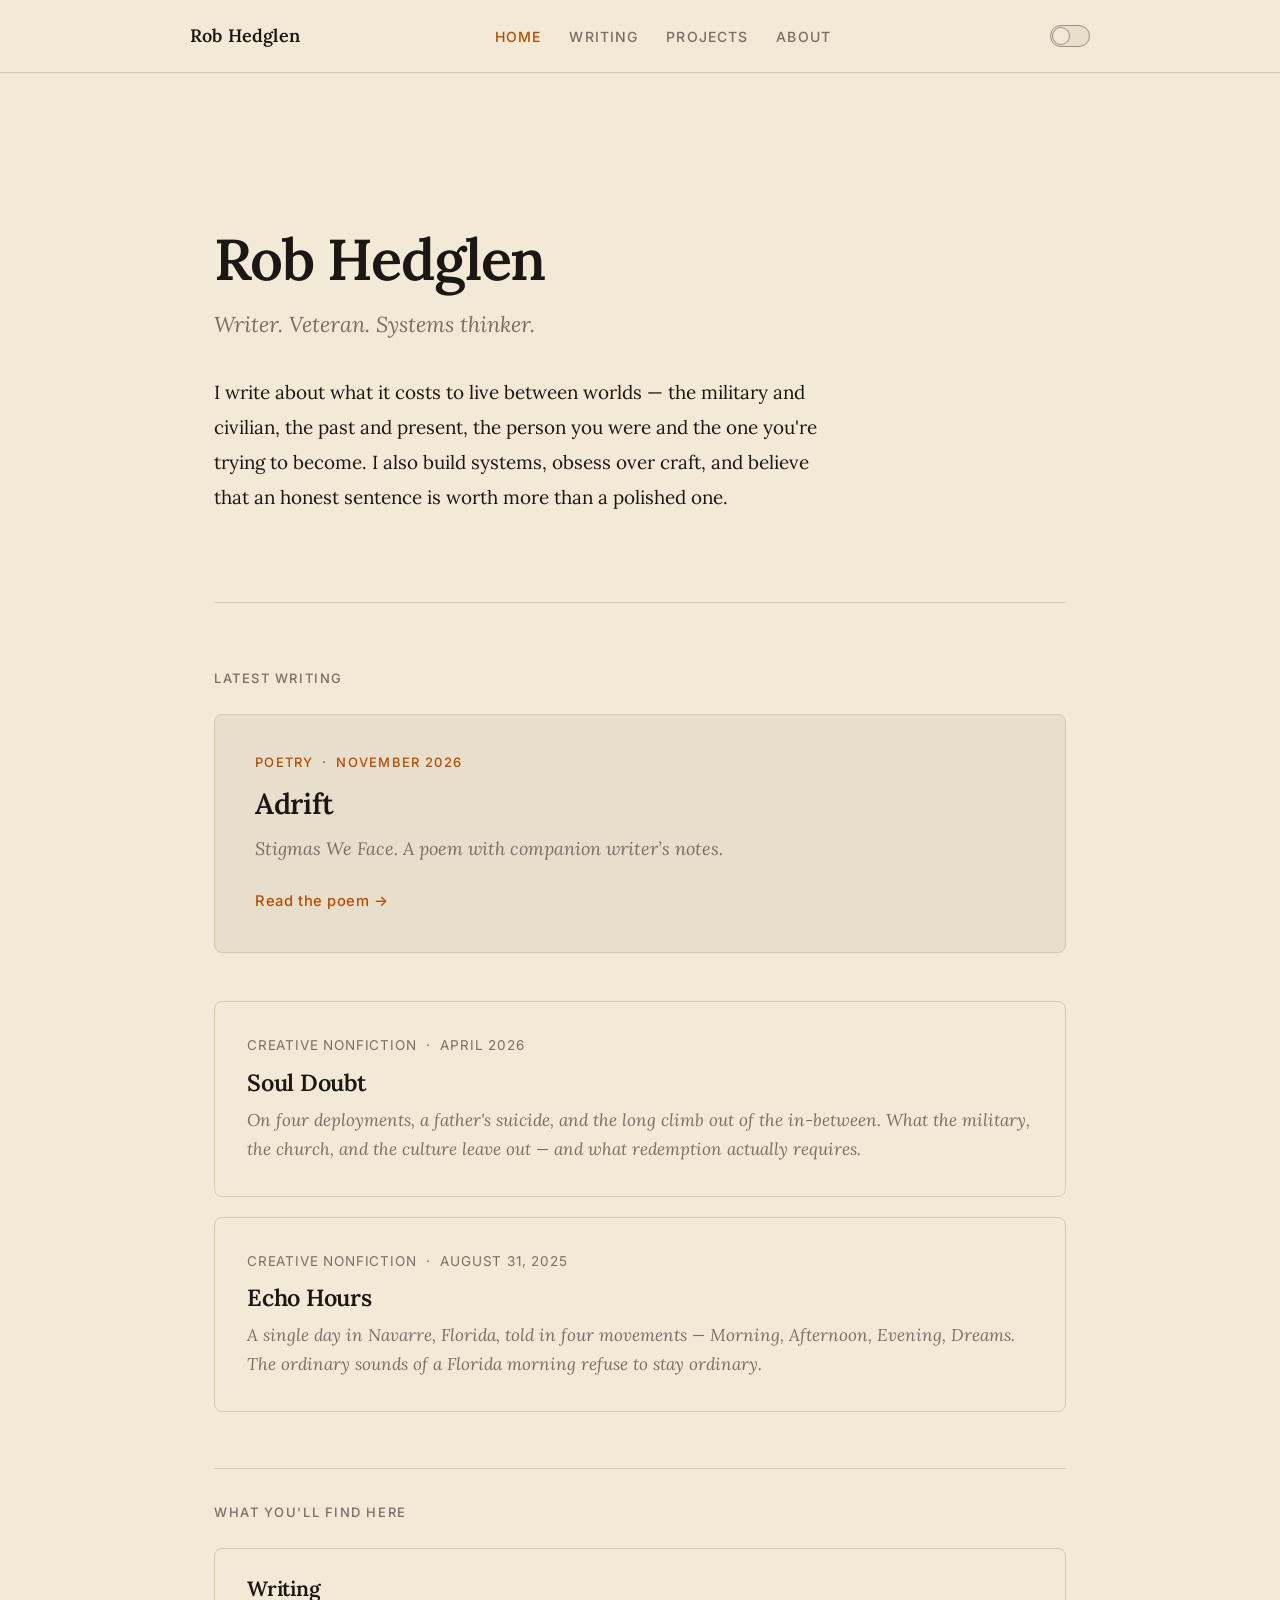
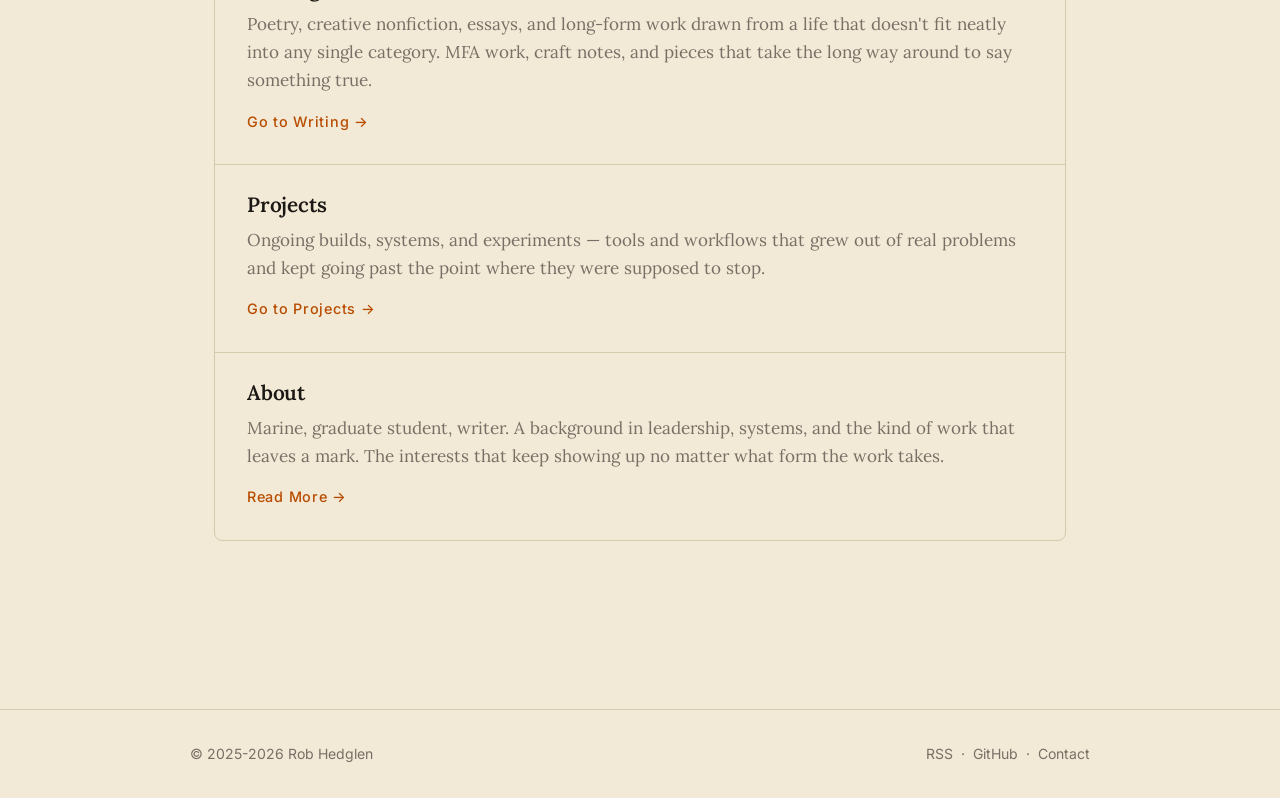
<file: index.html>
<!DOCTYPE html>
<html lang="en">
<head>
  <meta charset="UTF-8">
  <meta name="viewport" content="width=device-width, initial-scale=1.0">
  <meta name="description" content="Rob Hedglen — writer, veteran, systems thinker. Essays, projects, and ideas worth building in public.">
  <title>Rob Hedglen — Writer, Veteran, Systems Thinker</title>
  <link rel="canonical" href="https://hedglen.org/">
  <meta name="theme-color" content="#b84c00">
  <meta name="color-scheme" content="light dark">
  <meta property="og:site_name" content="hedglen.org">
  <meta property="og:type" content="website">
  <meta property="og:title" content="Rob Hedglen — Writer, Veteran, Systems Thinker">
  <meta property="og:description" content="Writer, veteran, systems thinker. Essays, projects, and ideas worth building in public.">
  <meta property="og:url" content="https://hedglen.org/">
  <meta property="og:image" content="https://hedglen.org/images/social-card.png">
  <meta property="og:image:width" content="1200">
  <meta property="og:image:height" content="630">
  <meta name="twitter:card" content="summary_large_image">
  <meta name="twitter:title" content="Rob Hedglen — Writer, Veteran, Systems Thinker">
  <meta name="twitter:description" content="Writer, veteran, systems thinker. Essays, projects, and ideas worth building in public.">
  <meta name="twitter:image" content="https://hedglen.org/images/social-card.png">
  <script type="application/ld+json">
  {
    "@context": "https://schema.org",
    "@graph": [
      {
        "@type": "WebSite",
        "@id": "https://hedglen.org/#website",
        "name": "hedglen.org",
        "url": "https://hedglen.org/",
        "inLanguage": "en",
        "publisher": {
          "@id": "https://hedglen.org/#rob-hedglen"
        }
      },
      {
        "@type": "Person",
        "@id": "https://hedglen.org/#rob-hedglen",
        "name": "Rob Hedglen",
        "alternateName": "Robert Hedglen",
        "url": "https://hedglen.org/",
        "image": {
          "@type": "ImageObject",
          "url": "https://hedglen.org/images/rob-hedglen.jpg",
          "contentUrl": "https://hedglen.org/images/rob-hedglen.jpg",
          "dateCreated": "2026-03",
          "caption": "Rob Hedglen, March 2026"
        },
        "sameAs": [
          "https://github.com/hedglen",
          "https://www.linkedin.com/in/robhedglen/",
          "https://x.com/RobHedglen",
          "https://www.facebook.com/rob.hedglen.777",
          "https://www.reddit.com/user/Trimmer777/"
        ],
        "description": "Writer, veteran, and systems thinker."
      },
      {
        "@type": "ProfilePage",
        "@id": "https://hedglen.org/#profile",
        "name": "Rob Hedglen",
        "url": "https://hedglen.org/",
        "inLanguage": "en",
        "isPartOf": {
          "@id": "https://hedglen.org/#website"
        },
        "mainEntity": {
          "@id": "https://hedglen.org/#rob-hedglen"
        }
      }
    ]
  }
  </script>
  <link rel="preconnect" href="https://fonts.googleapis.com">
  <link rel="preconnect" href="https://fonts.gstatic.com" crossorigin>
  <link href="https://fonts.googleapis.com/css2?family=Lora:ital,wght@0,400;0,500;0,600;1,400;1,500&family=Inter:wght@400;500&display=swap" rel="stylesheet">
  <link rel="alternate" type="application/rss+xml" title="Rob Hedglen — Writing" href="https://hedglen.org/feed.xml">
  <link rel="stylesheet" href="css/style.css">
  <link rel="icon" type="image/png" sizes="96x96" href="/favicon-96x96.png">
  <link rel="icon" href="/favicon.ico" sizes="any">
  <link rel="shortcut icon" href="/favicon.ico">
  <link rel="icon" type="image/svg+xml" href="/favicon.svg">
  <link rel="icon" type="image/png" sizes="48x48" href="/favicon-48x48.png">
  <link rel="icon" type="image/png" sizes="32x32" href="/favicon-32x32.png">
  <link rel="icon" type="image/png" sizes="16x16" href="/favicon-16x16.png">
  <link rel="apple-touch-icon" sizes="180x180" href="/apple-touch-icon.png">
  <link rel="manifest" href="/site.webmanifest">
</head>
<body>

  <header class="site-header">
    <div class="site-header-inner">
      <a href="index.html" class="wordmark">Rob Hedglen</a>
      <nav>
        <ul class="site-nav">
          <li><a href="index.html" class="active" aria-current="page">Home</a></li>
          <li><a href="writing.html">Writing</a></li>
          <li><a href="projects.html">Projects</a></li>
          <li><a href="about.html">About</a></li>
        </ul>
      </nav>
      <button class="theme-toggle" id="theme-toggle" type="button" aria-label="Switch to dark mode" aria-pressed="false">
        <span class="toggle-track" aria-hidden="true">
          <span class="toggle-thumb"></span>
        </span>
      </button>
    </div>
  </header>

  <main class="page">

    <div class="hero">
      <h1>Rob Hedglen</h1>
      <div class="hero-sub">Writer. Veteran. Systems thinker.</div>
      <p>
        I write about what it costs to live between worlds — the military and civilian, the past and present,
        the person you were and the one you're trying to become. I also build systems, obsess over craft,
        and believe that an honest sentence is worth more than a polished one.
      </p>
    </div>

    <span class="section-label first-section">Latest Writing</span>

    <div class="featured">
      <span class="featured-label">Poetry &nbsp;·&nbsp; November 2026</span>
      <h2><a href="adrift.html">Adrift</a></h2>
      <p>Stigmas We Face. A poem with companion writer&rsquo;s notes.</p>
      <a class="read-link" href="adrift.html">Read the poem &rarr;</a>
    </div>

    <div class="writing-card">
      <span class="meta">Creative Nonfiction &nbsp;·&nbsp; April 2026</span>
      <h2><a href="soul-doubt.html">Soul Doubt</a></h2>
      <p>
        On four deployments, a father's suicide, and the long climb out of the in-between.
        What the military, the church, and the culture leave out — and what redemption
        actually requires.
      </p>
    </div>

    <div class="writing-card">
      <span class="meta">Creative Nonfiction &nbsp;·&nbsp; August 31, 2025</span>
      <h2><a href="echo-hours.html">Echo Hours</a></h2>
      <p>
        A single day in Navarre, Florida, told in four movements — Morning, Afternoon, Evening, Dreams.
        The ordinary sounds of a Florida morning refuse to stay ordinary.
      </p>
    </div>

    <span class="section-label">What You'll Find Here</span>

    <div class="card-grid">
      <div class="card">
        <h2>Writing</h2>
        <p>
          Poetry, creative nonfiction, essays, and long-form work drawn from a life that doesn't fit neatly
          into any single category. MFA work, craft notes, and pieces that take the long way around
          to say something true.
        </p>
        <a class="card-link" href="writing.html">Go to Writing &rarr;</a>
      </div>
      <div class="card">
        <h2>Projects</h2>
        <p>
          Ongoing builds, systems, and experiments — tools and workflows that grew out of real problems
          and kept going past the point where they were supposed to stop.
        </p>
        <a class="card-link" href="projects.html">Go to Projects &rarr;</a>
      </div>
      <div class="card">
        <h2>About</h2>
        <p>
          Marine, graduate student, writer. A background in leadership, systems, and the kind of
          work that leaves a mark. The interests that keep showing up no matter what form the work takes.
        </p>
        <a class="card-link" href="about.html">Read More &rarr;</a>
      </div>
    </div>

  </main>

  <footer class="site-footer">
    <div class="site-footer-inner">
      <p>&copy; 2025-2026 Rob Hedglen</p>
      <p><a href="/feed.xml" type="application/rss+xml">RSS</a> &nbsp;&middot;&nbsp; <a href="https://github.com/hedglen" target="_blank" rel="noopener">GitHub</a> &nbsp;&middot;&nbsp; <a href="about.html#contact">Contact</a></p>
    </div>
  </footer>

  <script src="js/theme-toggle.js"></script>
</body>
</html>
</file>
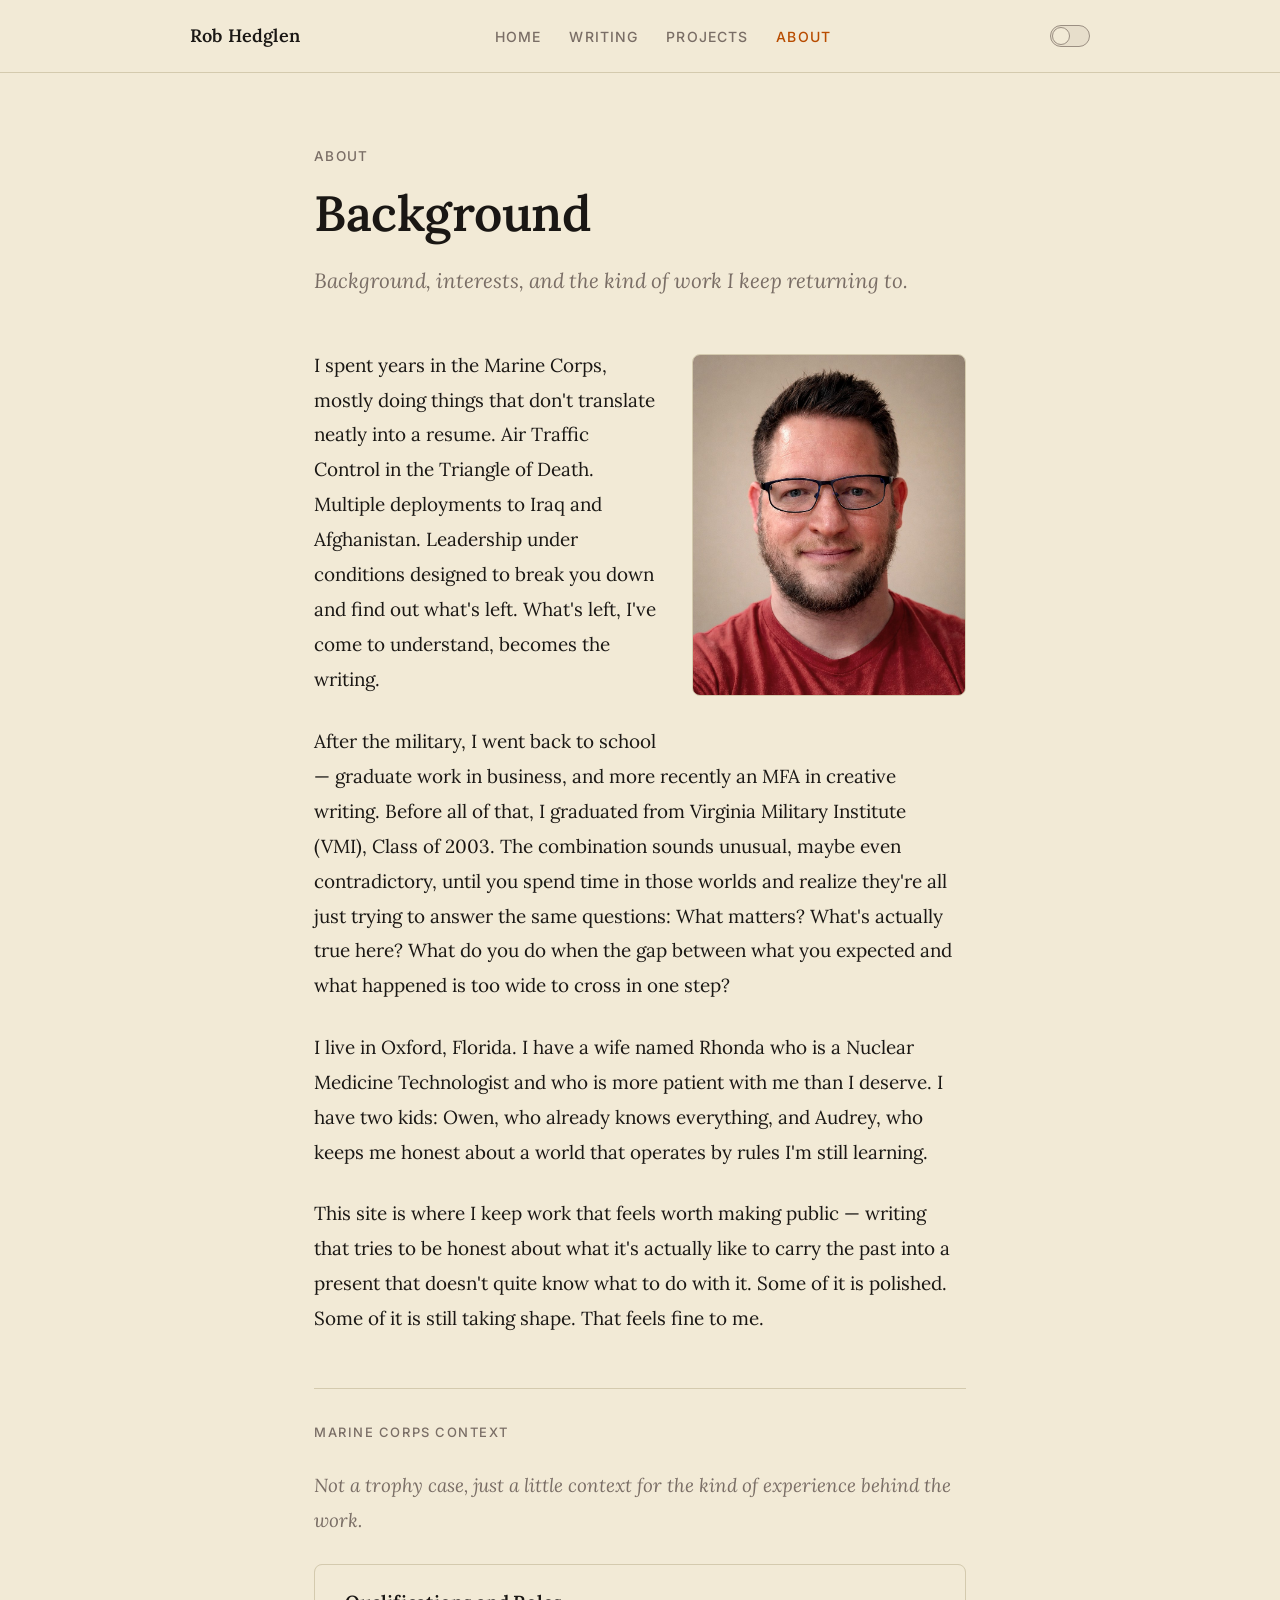
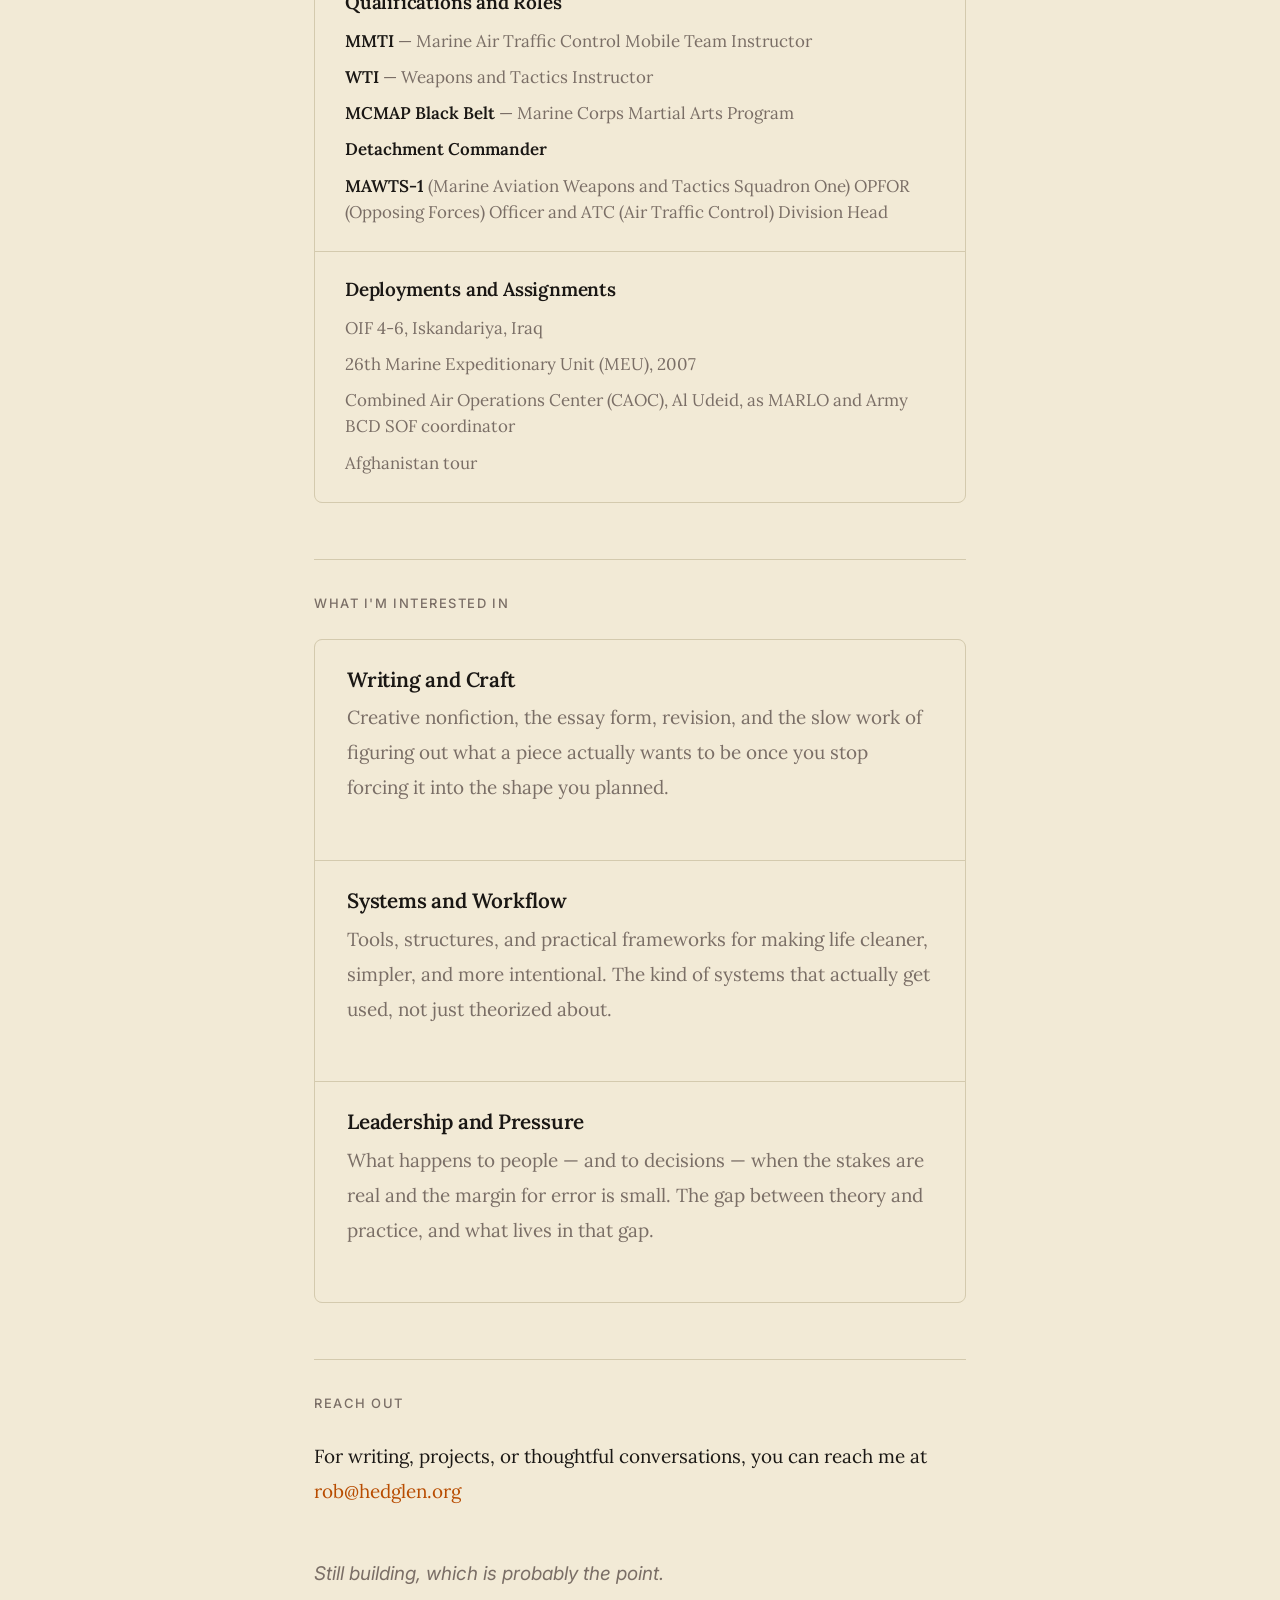
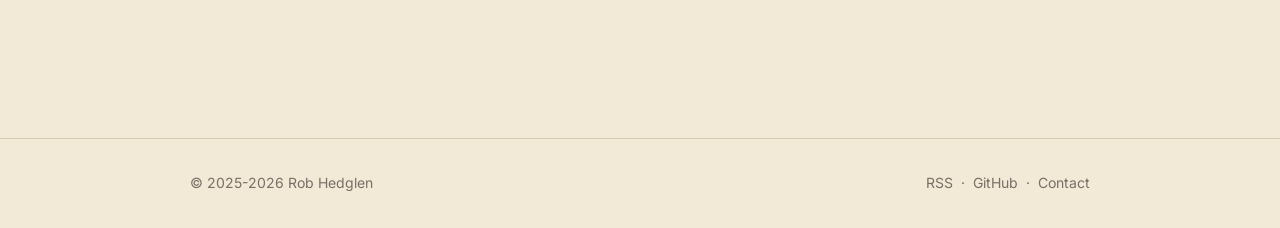
<file: about.html>
<!DOCTYPE html>
<html lang="en">
<head>
  <meta charset="UTF-8">
  <meta name="viewport" content="width=device-width, initial-scale=1.0">
  <meta name="description" content="About Rob Hedglen — Marine veteran, MFA student, systems thinker, writer.">
  <title>About — Rob Hedglen</title>
  <link rel="canonical" href="https://hedglen.org/about.html">
  <meta name="theme-color" content="#b84c00">
  <meta name="color-scheme" content="light dark">
  <meta property="og:site_name" content="hedglen.org">
  <meta property="og:type" content="profile">
  <meta property="og:title" content="About — Rob Hedglen">
  <meta property="og:description" content="Marine veteran, MFA student, systems thinker, and writer.">
  <meta property="og:url" content="https://hedglen.org/about.html">
  <meta property="og:image" content="https://hedglen.org/images/social-card.png">
  <meta property="og:image:width" content="1200">
  <meta property="og:image:height" content="630">
  <meta name="twitter:card" content="summary_large_image">
  <meta name="twitter:title" content="About — Rob Hedglen">
  <meta name="twitter:description" content="Marine veteran, MFA student, systems thinker, and writer.">
  <meta name="twitter:image" content="https://hedglen.org/images/social-card.png">
  <script type="application/ld+json">
  {
    "@context": "https://schema.org",
    "@type": "AboutPage",
    "@id": "https://hedglen.org/about.html#about",
    "name": "About — Rob Hedglen",
    "description": "About Rob Hedglen — Marine veteran, MFA student, systems thinker, writer.",
    "url": "https://hedglen.org/about.html",
    "inLanguage": "en",
    "isPartOf": {
      "@id": "https://hedglen.org/#website"
    },
    "mainEntity": {
      "@type": "Person",
      "@id": "https://hedglen.org/#rob-hedglen",
      "name": "Rob Hedglen",
      "alternateName": "Robert Hedglen",
      "url": "https://hedglen.org/",
      "image": {
        "@type": "ImageObject",
        "url": "https://hedglen.org/images/rob-hedglen.jpg",
        "contentUrl": "https://hedglen.org/images/rob-hedglen.jpg",
        "dateCreated": "2026-03",
        "caption": "Rob Hedglen, March 2026"
      },
      "sameAs": [
        "https://github.com/hedglen",
        "https://www.linkedin.com/in/robhedglen/",
        "https://x.com/RobHedglen",
        "https://www.facebook.com/rob.hedglen.777",
        "https://www.reddit.com/user/Trimmer777/"
      ],
      "description": "Writer, veteran, and systems thinker."
    }
  }
  </script>
  <link rel="preconnect" href="https://fonts.googleapis.com">
  <link rel="preconnect" href="https://fonts.gstatic.com" crossorigin>
  <link href="https://fonts.googleapis.com/css2?family=Lora:ital,wght@0,400;0,500;0,600;1,400;1,500&family=Inter:wght@400;500&display=swap" rel="stylesheet">
  <link rel="alternate" type="application/rss+xml" title="Rob Hedglen — Writing" href="https://hedglen.org/feed.xml">
  <link rel="stylesheet" href="css/style.css">
  <link rel="icon" type="image/png" sizes="96x96" href="/favicon-96x96.png">
  <link rel="icon" href="/favicon.ico" sizes="any">
  <link rel="shortcut icon" href="/favicon.ico">
  <link rel="icon" type="image/svg+xml" href="/favicon.svg">
  <link rel="icon" type="image/png" sizes="48x48" href="/favicon-48x48.png">
  <link rel="icon" type="image/png" sizes="32x32" href="/favicon-32x32.png">
  <link rel="icon" type="image/png" sizes="16x16" href="/favicon-16x16.png">
  <link rel="apple-touch-icon" sizes="180x180" href="/apple-touch-icon.png">
  <link rel="manifest" href="/site.webmanifest">
</head>
<body>

  <header class="site-header">
    <div class="site-header-inner">
      <a href="index.html" class="wordmark">Rob Hedglen</a>
      <nav>
        <ul class="site-nav">
          <li><a href="index.html">Home</a></li>
          <li><a href="writing.html">Writing</a></li>
          <li><a href="projects.html">Projects</a></li>
          <li><a href="about.html" class="active" aria-current="page">About</a></li>
        </ul>
      </nav>
      <button class="theme-toggle" id="theme-toggle" type="button" aria-label="Switch to dark mode" aria-pressed="false">
        <span class="toggle-track" aria-hidden="true">
          <span class="toggle-thumb"></span>
        </span>
      </button>
    </div>
  </header>

  <main class="page-narrow">

    <span class="page-kicker">About</span>
    <h1>Background</h1>
    <span class="page-tagline">Background, interests, and the kind of work I keep returning to.</span>

    <div class="about-body">
      <figure class="about-portrait">
        <img src="images/rob-hedglen-about.jpg" alt="Portrait of Rob Hedglen" width="900" height="1125">
      </figure>

      <p>
        I spent years in the Marine Corps, mostly doing things that don't translate neatly into
        a resume. Air Traffic Control in the Triangle of Death. Multiple deployments to Iraq and
        Afghanistan. Leadership under conditions designed to break you down and find out what's
        left. What's left, I've come to understand, becomes the writing.
      </p>

      <p>
        After the military, I went back to school — graduate work in business, and more recently
        an MFA in creative writing. Before all of that, I graduated from Virginia Military
        Institute (VMI), Class of 2003. The combination sounds unusual, maybe even contradictory,
        until you spend time in those worlds and realize they're all just trying to answer the
        same questions: What matters? What's actually true here? What do you do when the gap between
        what you expected and what happened is too wide to cross in one step?
      </p>

      <p>
        I live in Oxford, Florida. I have a wife named Rhonda who is a
        Nuclear Medicine Technologist and who is more patient with me than I deserve. I have two
        kids: Owen, who already knows everything, and Audrey, who keeps me honest about a world
        that operates by rules I'm still learning.
      </p>

      <p>
        This site is where I keep work that feels worth making public — writing that tries to be
        honest about what it's actually like to carry the past into a present that doesn't quite
        know what to do with it. Some of it is polished. Some of it is still taking shape.
        That feels fine to me.
      </p>

      <section class="military-credentials" aria-labelledby="marine-corps-context-title">
        <span class="section-label" id="marine-corps-context-title">Marine Corps Context</span>
        <p class="credentials-intro">
          Not a trophy case, just a little context for the kind of experience behind the work.
        </p>

        <div class="credential-grid">
          <div class="credential-card">
            <h2>Qualifications and Roles</h2>
            <ul>
              <li><strong>MMTI</strong> — Marine Air Traffic Control Mobile Team Instructor</li>
              <li><strong>WTI</strong> — Weapons and Tactics Instructor</li>
              <li><strong>MCMAP Black Belt</strong> — Marine Corps Martial Arts Program</li>
              <li><strong>Detachment Commander</strong></li>
              <li><strong>MAWTS-1</strong> (Marine Aviation Weapons and Tactics Squadron One) OPFOR (Opposing Forces) Officer and ATC (Air Traffic Control) Division Head</li>
            </ul>
          </div>

          <div class="credential-card">
            <h2>Deployments and Assignments</h2>
            <ul>
              <li>OIF 4-6, Iskandariya, Iraq</li>
              <li>26th Marine Expeditionary Unit (MEU), 2007</li>
              <li>Combined Air Operations Center (CAOC), Al Udeid, as MARLO and Army BCD SOF coordinator</li>
              <li>Afghanistan tour</li>
            </ul>
          </div>
        </div>
      </section>

      <span class="section-label">What I'm Interested In</span>

      <div class="card-grid">
        <div class="card">
          <h2>Writing and Craft</h2>
          <p>
            Creative nonfiction, the essay form, revision, and the slow work of figuring out what a piece
            actually wants to be once you stop forcing it into the shape you planned.
          </p>
        </div>
        <div class="card">
          <h2>Systems and Workflow</h2>
          <p>
            Tools, structures, and practical frameworks for making life cleaner, simpler, and more
            intentional. The kind of systems that actually get used, not just theorized about.
          </p>
        </div>
        <div class="card">
          <h2>Leadership and Pressure</h2>
          <p>
            What happens to people — and to decisions — when the stakes are real and the margin for error
            is small. The gap between theory and practice, and what lives in that gap.
          </p>
        </div>
      </div>

      <section class="contact-section" id="contact" aria-labelledby="contact-title">
        <span class="section-label" id="contact-title">Reach Out</span>
        <p>
          For writing, projects, or thoughtful conversations, you can reach me at
          <a href="mailto:rob@hedglen.org">rob@hedglen.org</a>
        </p>
      </section>

      <p class="note">Still building, which is probably the point.</p>

    </div>

  </main>

  <footer class="site-footer">
    <div class="site-footer-inner">
      <p>&copy; 2025-2026 Rob Hedglen</p>
      <p><a href="/feed.xml" type="application/rss+xml">RSS</a> &nbsp;&middot;&nbsp; <a href="https://github.com/hedglen" target="_blank" rel="noopener">GitHub</a> &nbsp;&middot;&nbsp; <a href="about.html#contact">Contact</a></p>
    </div>
  </footer>

  <script src="js/theme-toggle.js"></script>
</body>
</html>
</file>
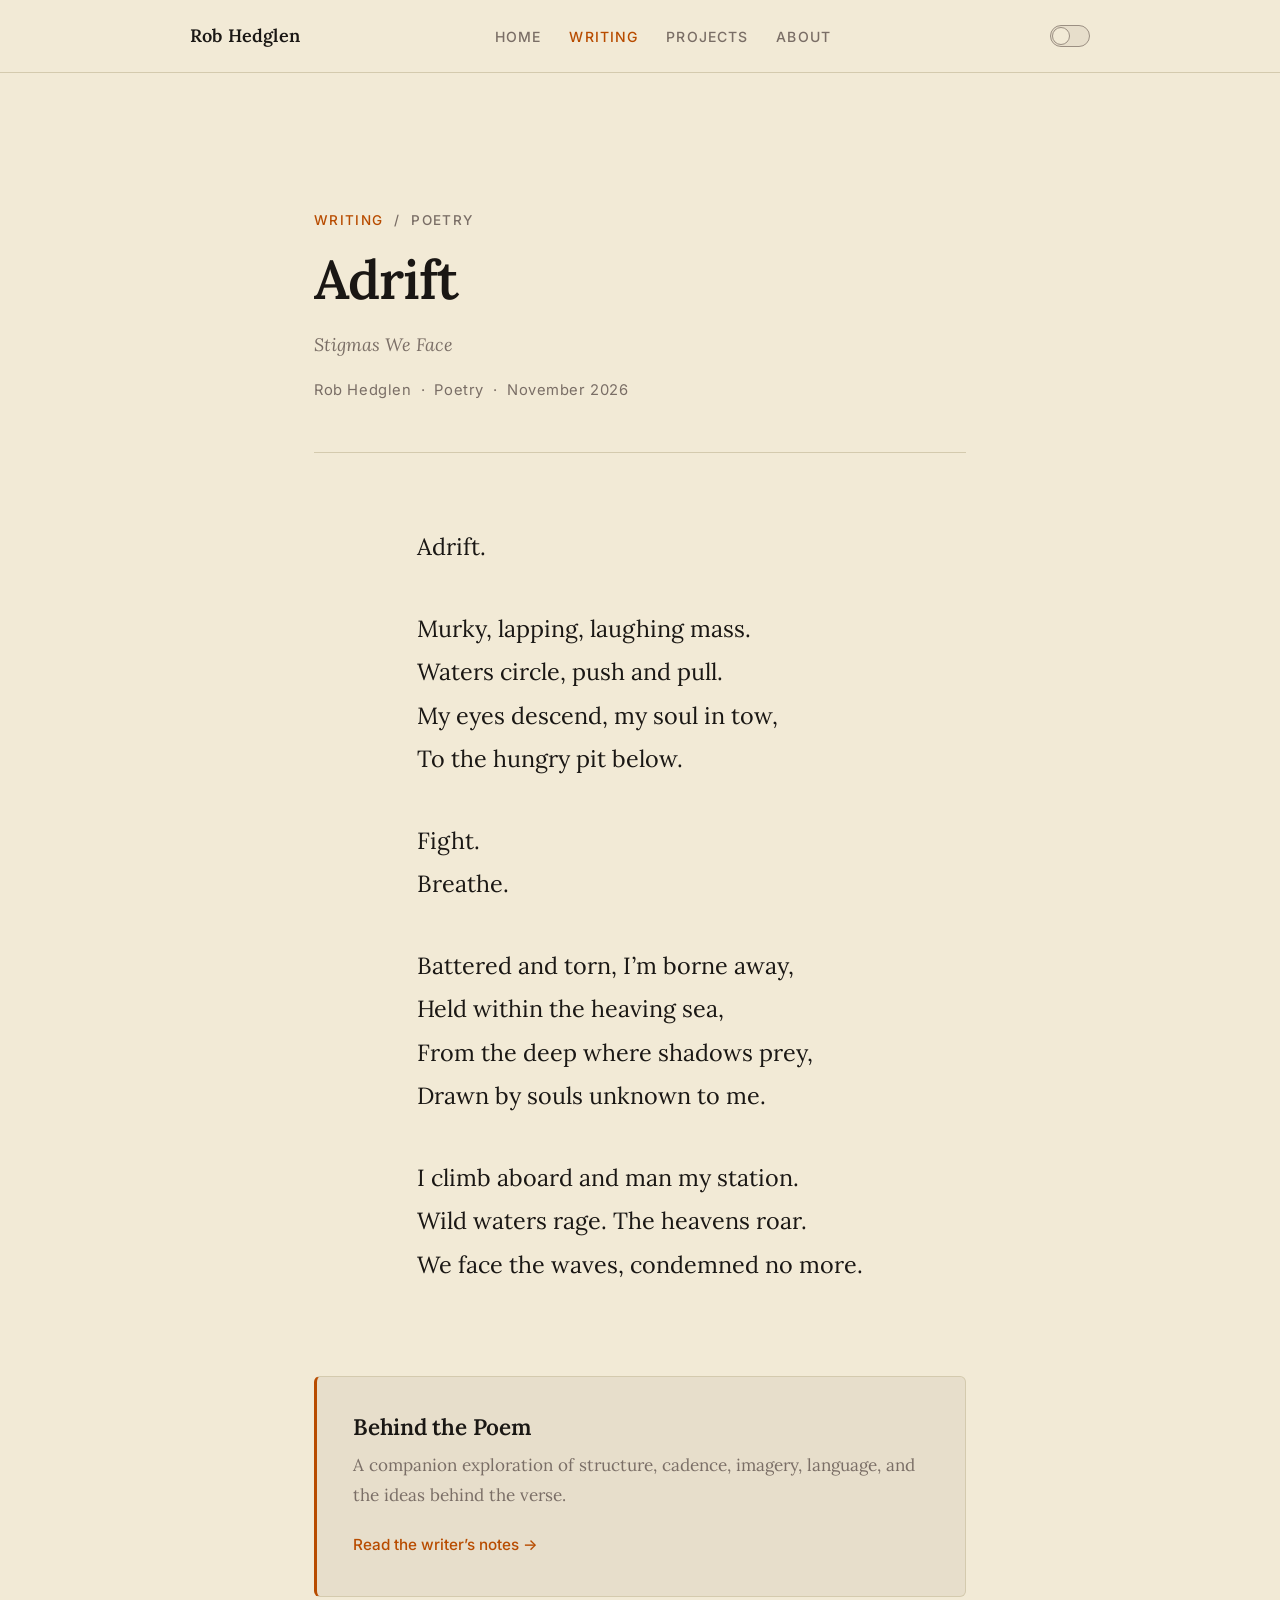
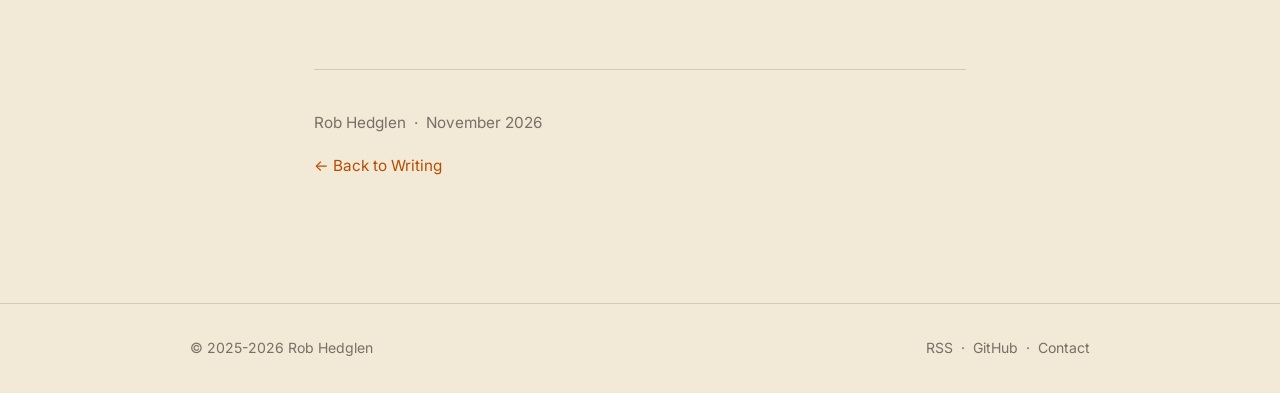
<file: adrift.html>
<!DOCTYPE html>
<html lang="en">
<head>
  <meta charset="UTF-8">
  <meta name="viewport" content="width=device-width, initial-scale=1.0">
  <meta name="description" content="Adrift — a poem by Rob Hedglen, with companion writer's notes.">
  <title>Adrift — Rob Hedglen</title>
  <link rel="canonical" href="https://hedglen.org/adrift.html">
  <meta name="theme-color" content="#b84c00">
  <meta name="color-scheme" content="light dark">
  <meta property="og:site_name" content="hedglen.org">
  <meta property="og:type" content="article">
  <meta property="og:title" content="Adrift — Rob Hedglen">
  <meta property="og:description" content="A poem by Rob Hedglen, with companion writer's notes.">
  <meta property="og:url" content="https://hedglen.org/adrift.html">
  <meta property="og:image" content="https://hedglen.org/images/social-card.png">
  <meta property="og:image:width" content="1200">
  <meta property="og:image:height" content="630">
  <meta property="article:author" content="Rob Hedglen">
  <meta property="article:published_time" content="2026-11-26">
  <meta name="twitter:card" content="summary_large_image">
  <meta name="twitter:title" content="Adrift — Rob Hedglen">
  <meta name="twitter:description" content="A poem by Rob Hedglen, with companion writer's notes.">
  <meta name="twitter:image" content="https://hedglen.org/images/social-card.png">
  <script type="application/ld+json">
{
  "@context": "https://schema.org",
  "@type": "CreativeWork",
  "@id": "https://hedglen.org/adrift.html#poem",
  "name": "Adrift",
  "genre": "Poetry",
  "url": "https://hedglen.org/adrift.html",
  "inLanguage": "en",
  "datePublished": "2026-11-26",
  "author": {
    "@type": "Person",
    "@id": "https://hedglen.org/#rob-hedglen",
    "name": "Rob Hedglen"
  }
}
  </script>
  <link rel="preconnect" href="https://fonts.googleapis.com">
  <link rel="preconnect" href="https://fonts.gstatic.com" crossorigin>
  <link href="https://fonts.googleapis.com/css2?family=Lora:ital,wght@0,400;0,500;0,600;1,400;1,500&family=Inter:wght@400;500&display=swap" rel="stylesheet">
  <link rel="alternate" type="application/rss+xml" title="Rob Hedglen — Writing" href="https://hedglen.org/feed.xml">
  <link rel="stylesheet" href="css/style.css">
  <link rel="icon" type="image/png" sizes="96x96" href="/favicon-96x96.png">
  <link rel="icon" href="/favicon.ico" sizes="any">
  <link rel="shortcut icon" href="/favicon.ico">
  <link rel="icon" type="image/svg+xml" href="/favicon.svg">
  <link rel="icon" type="image/png" sizes="48x48" href="/favicon-48x48.png">
  <link rel="icon" type="image/png" sizes="32x32" href="/favicon-32x32.png">
  <link rel="icon" type="image/png" sizes="16x16" href="/favicon-16x16.png">
  <link rel="apple-touch-icon" sizes="180x180" href="/apple-touch-icon.png">
  <link rel="manifest" href="/site.webmanifest">
  <style>
    .poem-page .essay-header { margin-bottom: clamp(2rem, 6vw, 4rem); }
    .poem-subtitle { font-family: var(--serif); font-style: italic; color: var(--muted); margin-bottom: 1rem; }
    .poem-text { width: fit-content; max-width: 100%; margin: 0 auto; font-family: var(--serif); font-size: clamp(1rem, 2.5vw, 1.3rem); line-height: 1.85; }
    .poem-text p { margin: 0 0 1.65em; text-indent: 0; }
    .poem-text p:last-child { margin-bottom: 0; }
    .poem-notes { margin-top: clamp(3rem, 8vw, 5rem); padding: clamp(1.25rem, 4vw, 2rem); background: var(--bg-alt); border: 1px solid var(--border); border-left: 3px solid var(--accent); border-radius: 6px; }
    .poem-notes h2 { font-size: 1.25rem; margin-bottom: .6rem; }
    .poem-notes p { color: var(--muted); font-size: .95rem; margin-bottom: 1rem; }
    .poem-notes a { font-family: var(--sans); font-size: .85rem; font-weight: 500; }
    @media print { .poem-notes { break-inside: avoid; } }
  </style>
</head>
<body>

  <header class="site-header">
    <div class="site-header-inner">
      <a href="index.html" class="wordmark">Rob Hedglen</a>
      <nav>
        <ul class="site-nav">
          <li><a href="index.html">Home</a></li>
          <li><a href="writing.html" class="active">Writing</a></li>
          <li><a href="projects.html">Projects</a></li>
          <li><a href="about.html">About</a></li>
        </ul>
      </nav>
      <button class="theme-toggle" id="theme-toggle" type="button" aria-label="Switch to dark mode" aria-pressed="false">
        <span class="toggle-track" aria-hidden="true">
          <span class="toggle-thumb"></span>
        </span>
      </button>
    </div>
  </header>

  <main class="page-narrow poem-page">
    <header class="essay-header">
      <span class="page-kicker"><a href="writing.html">Writing</a> &nbsp;/&nbsp; Poetry</span>
      <h1>Adrift</h1>
      <p class="poem-subtitle">Stigmas We Face</p>
      <div class="essay-meta">Rob Hedglen &nbsp;&middot;&nbsp; Poetry &nbsp;&middot;&nbsp; November 2026</div>
    </header>
    <article class="poem-text" aria-label="Adrift, a poem">
      <p>Adrift.</p>
      <p>Murky, lapping, laughing mass.<br>
      Waters circle, push and pull.<br>
      My eyes descend, my soul in tow,<br>
      To the hungry pit below.</p>
      <p>Fight.<br>
      Breathe.</p>
      <p>Battered and torn, I’m borne away,<br>
      Held within the heaving sea,<br>
      From the deep where shadows prey,<br>
      Drawn by souls unknown to me.</p>
      <p>I climb aboard and man my station.<br>
      Wild waters rage. The heavens roar.<br>
      We face the waves, condemned no more.</p>
    </article>
    <aside class="poem-notes" aria-labelledby="notes-heading">
      <h2 id="notes-heading">Behind the Poem</h2>
      <p>A companion exploration of structure, cadence, imagery, language, and the ideas behind the verse.</p>
      <a href="https://getupnote.com/share/notes/aYO0bBCRZWgQREq5jJZBfbWIaYi1/01a218a6-9d73-75af-a91d-ad535ec3e042">Read the writer&rsquo;s notes &rarr;</a>
    </aside>
    <div class="essay-footer">
      <p>Rob Hedglen &nbsp;&middot;&nbsp; November 2026</p>
      <p class="essay-back-link"><a href="writing.html">&larr; Back to Writing</a></p>
    </div>
  </main>

  <footer class="site-footer">
    <div class="site-footer-inner">
      <p>&copy; 2025-2026 Rob Hedglen</p>
      <p><a href="/feed.xml" type="application/rss+xml">RSS</a> &nbsp;&middot;&nbsp; <a href="https://github.com/hedglen" target="_blank" rel="noopener">GitHub</a> &nbsp;&middot;&nbsp; <a href="about.html#contact">Contact</a></p>
    </div>
  </footer>

  <script src="js/theme-toggle.js"></script>
</body>
</html>
</file>
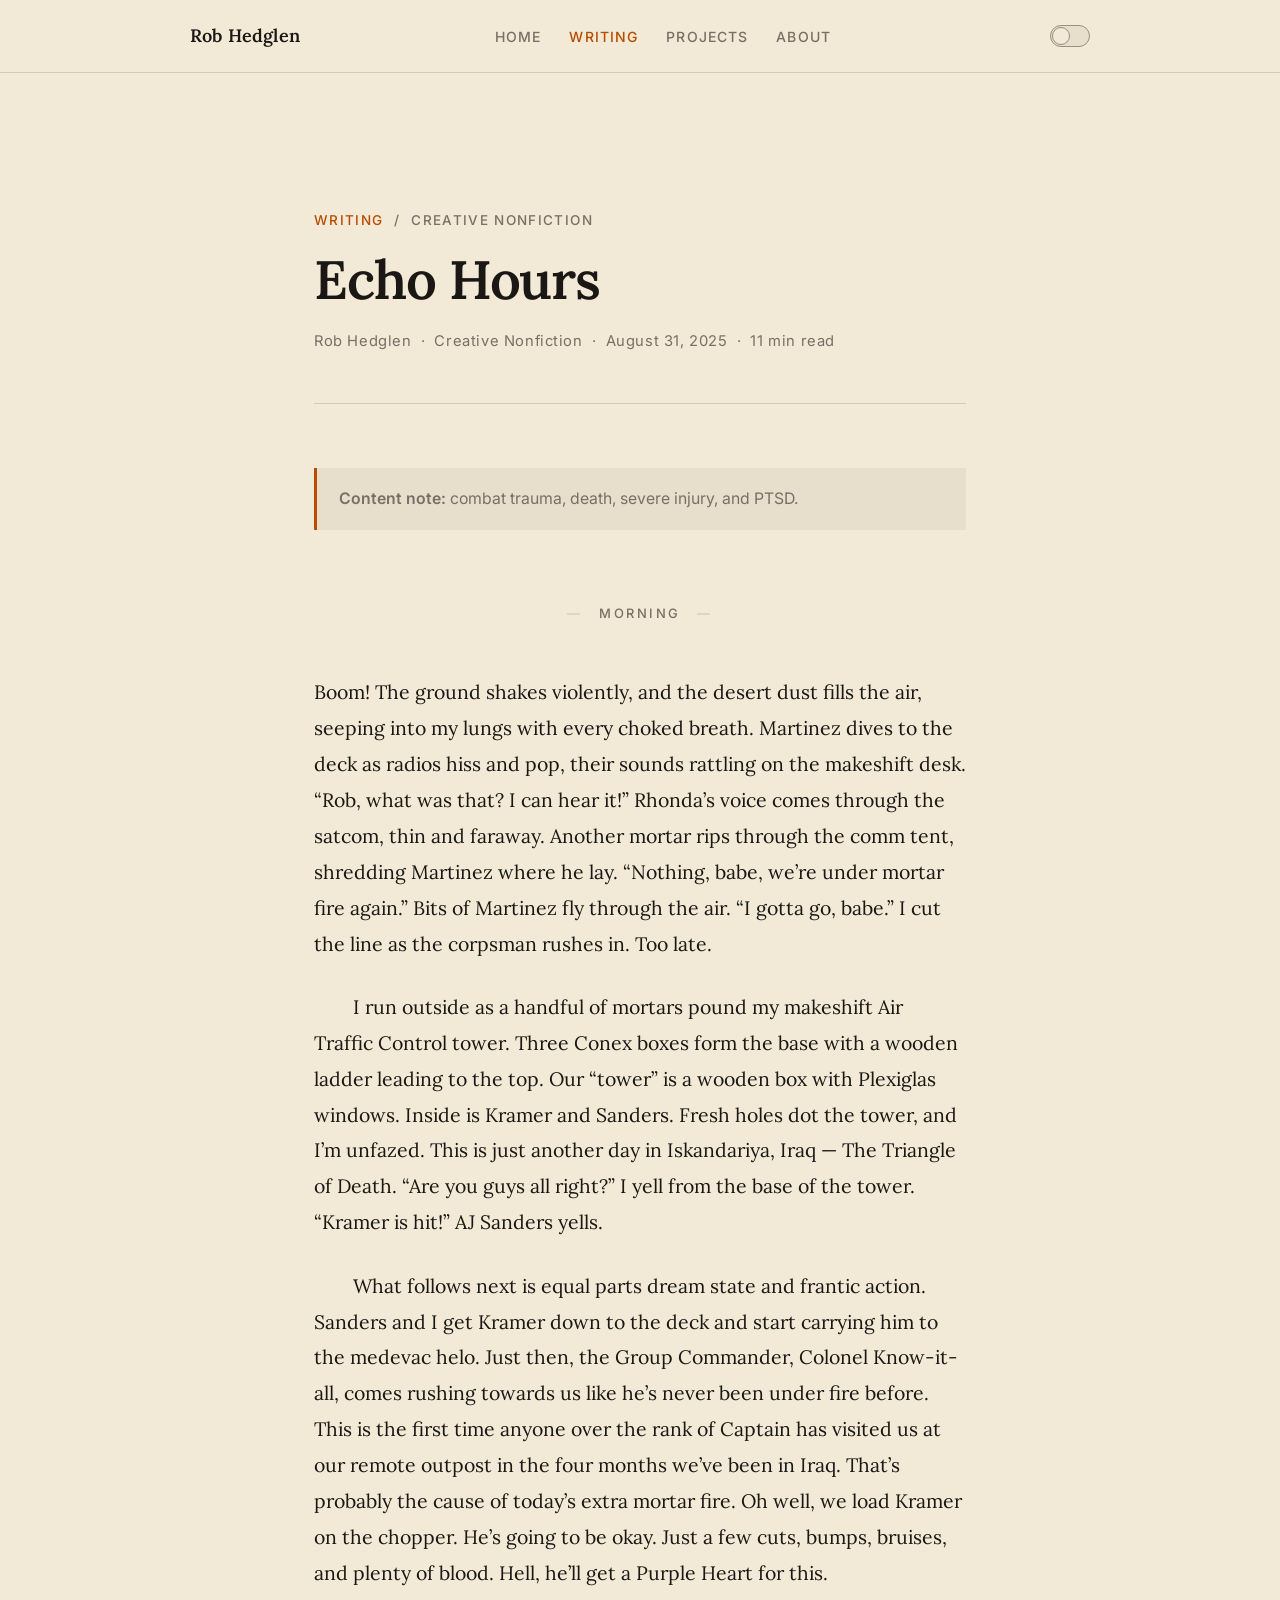
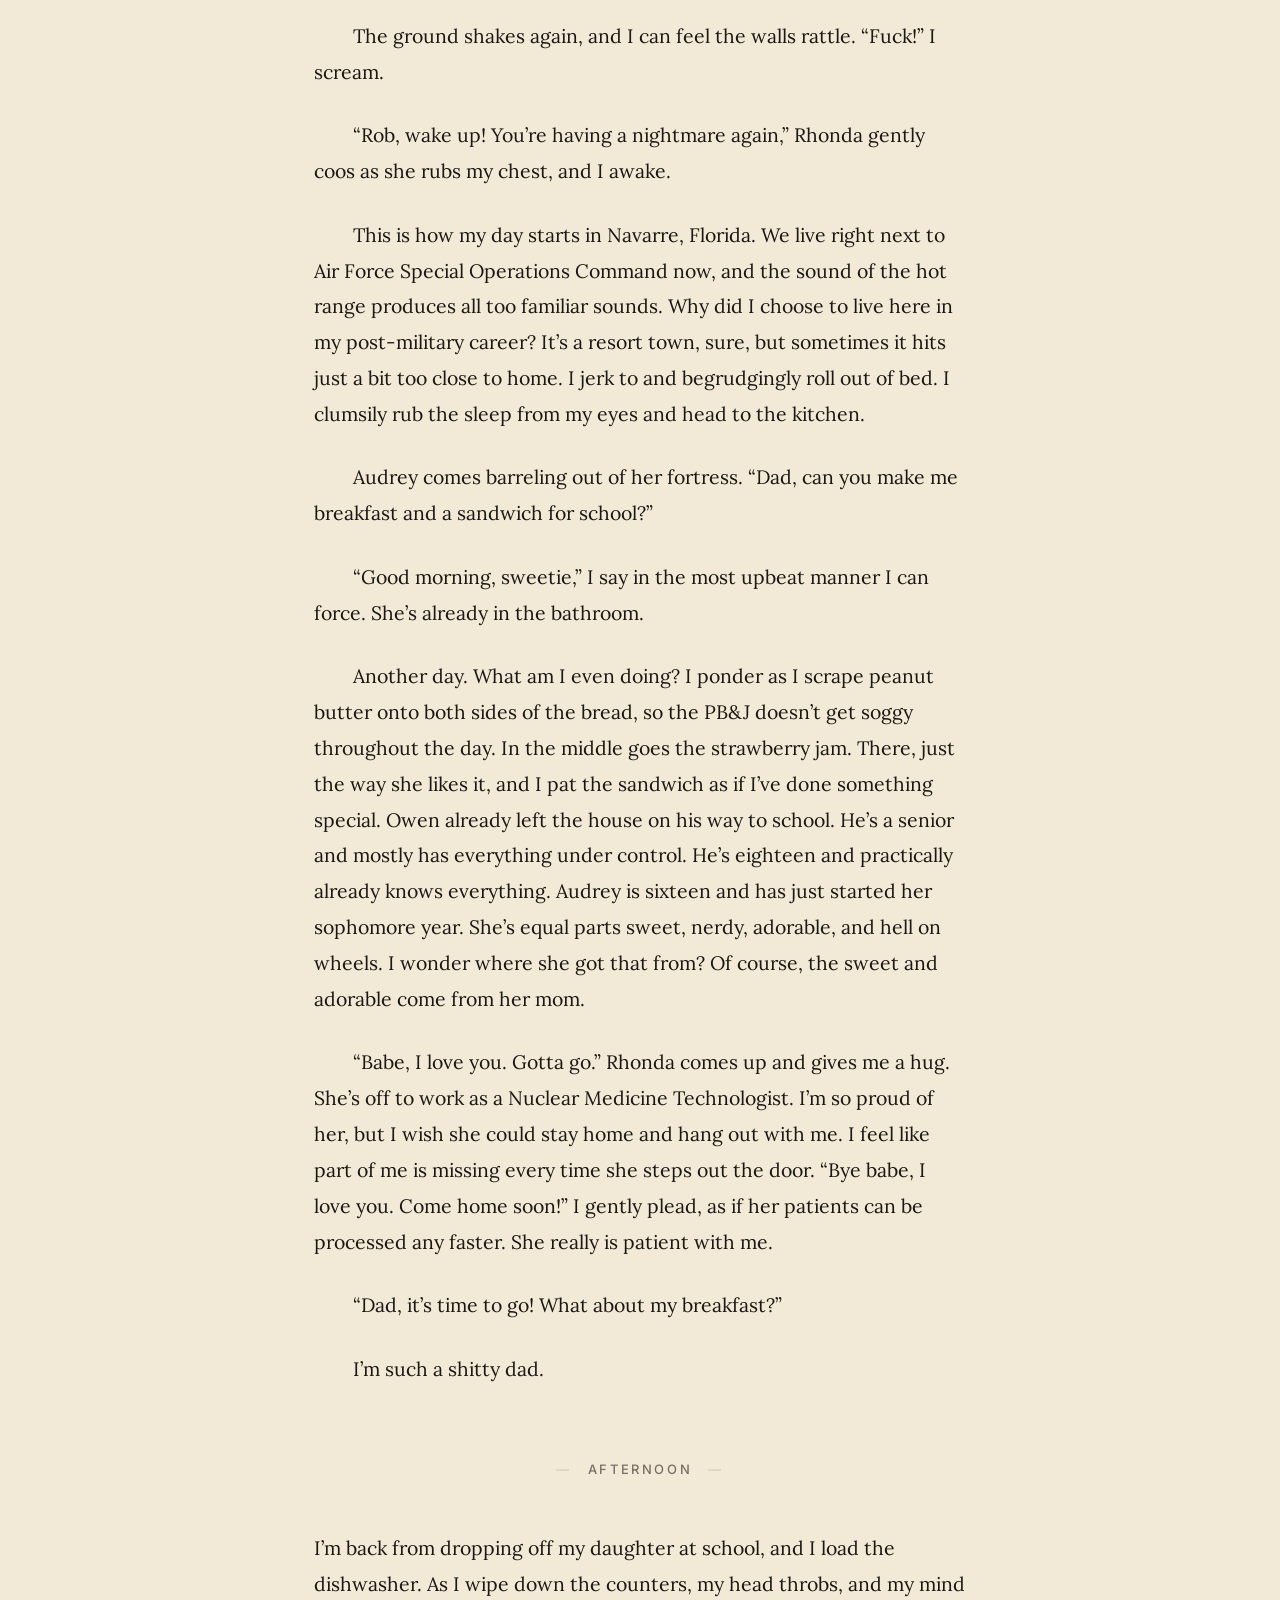
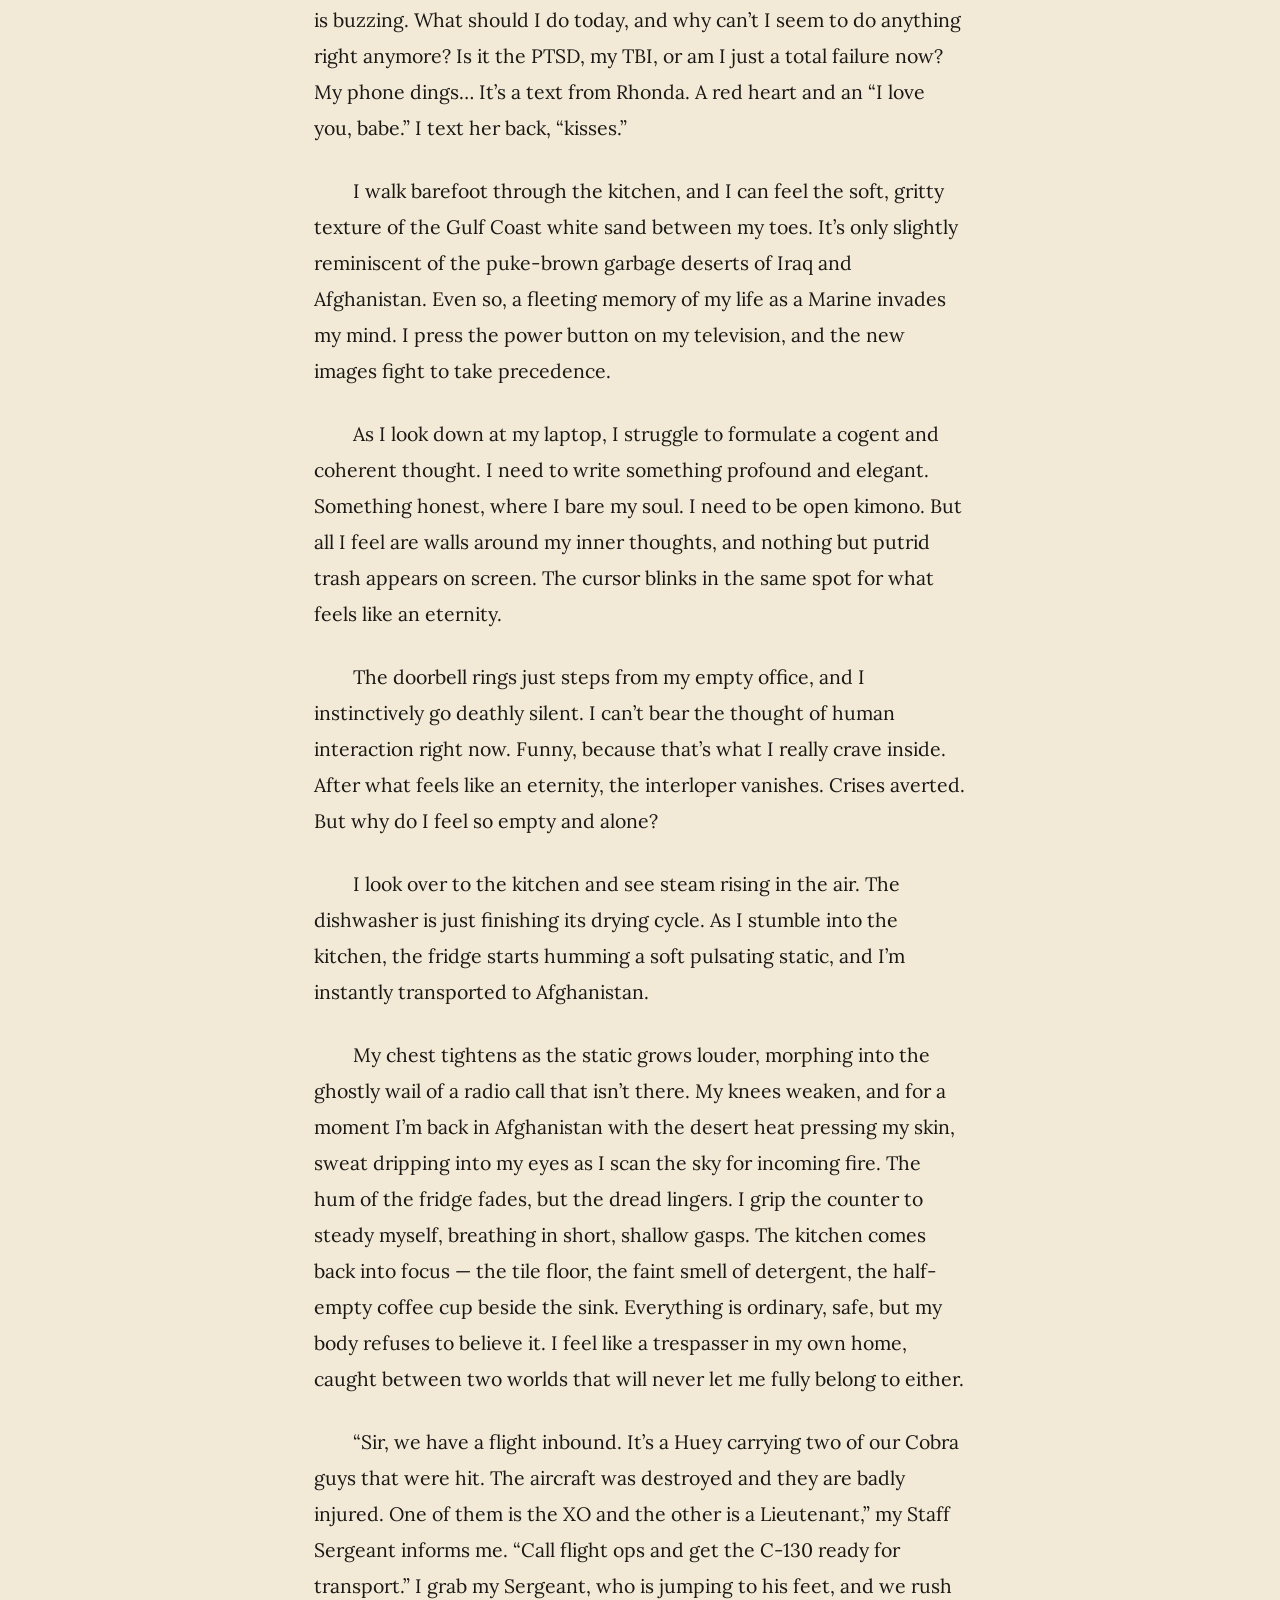
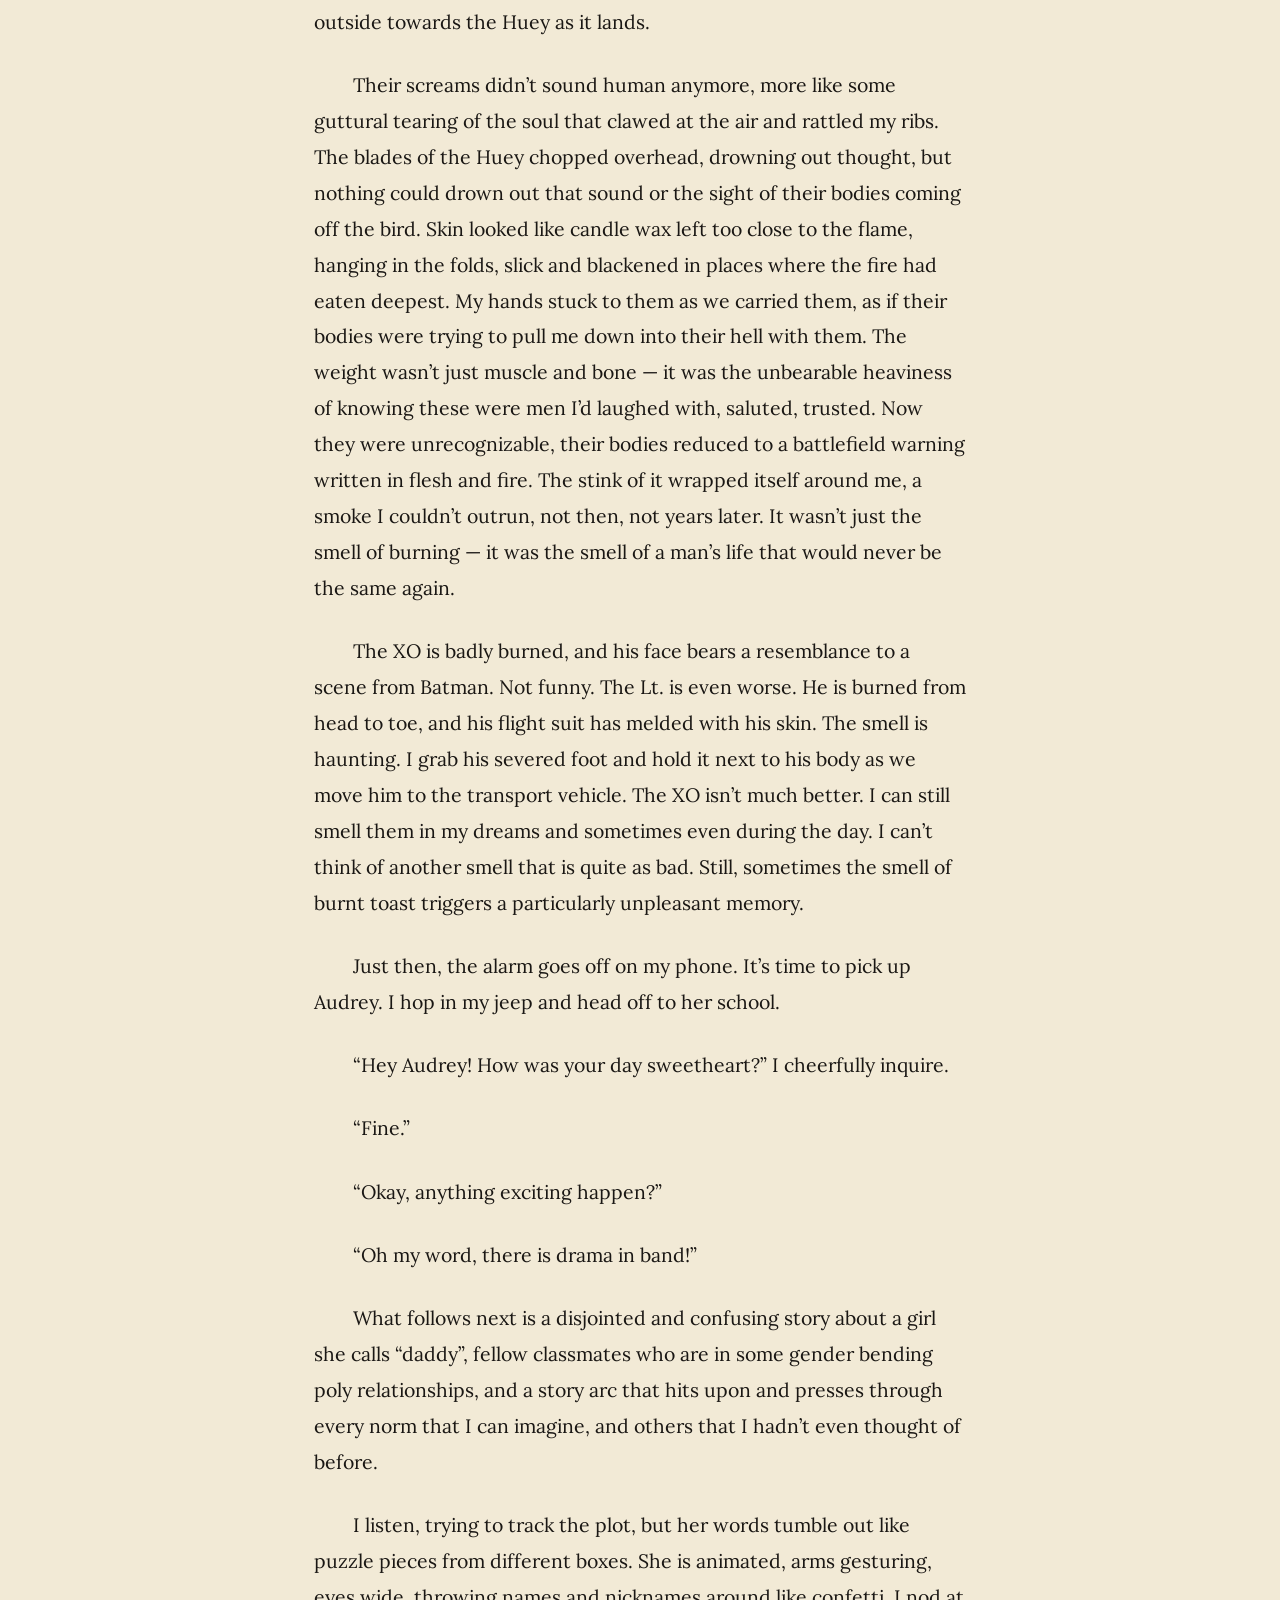
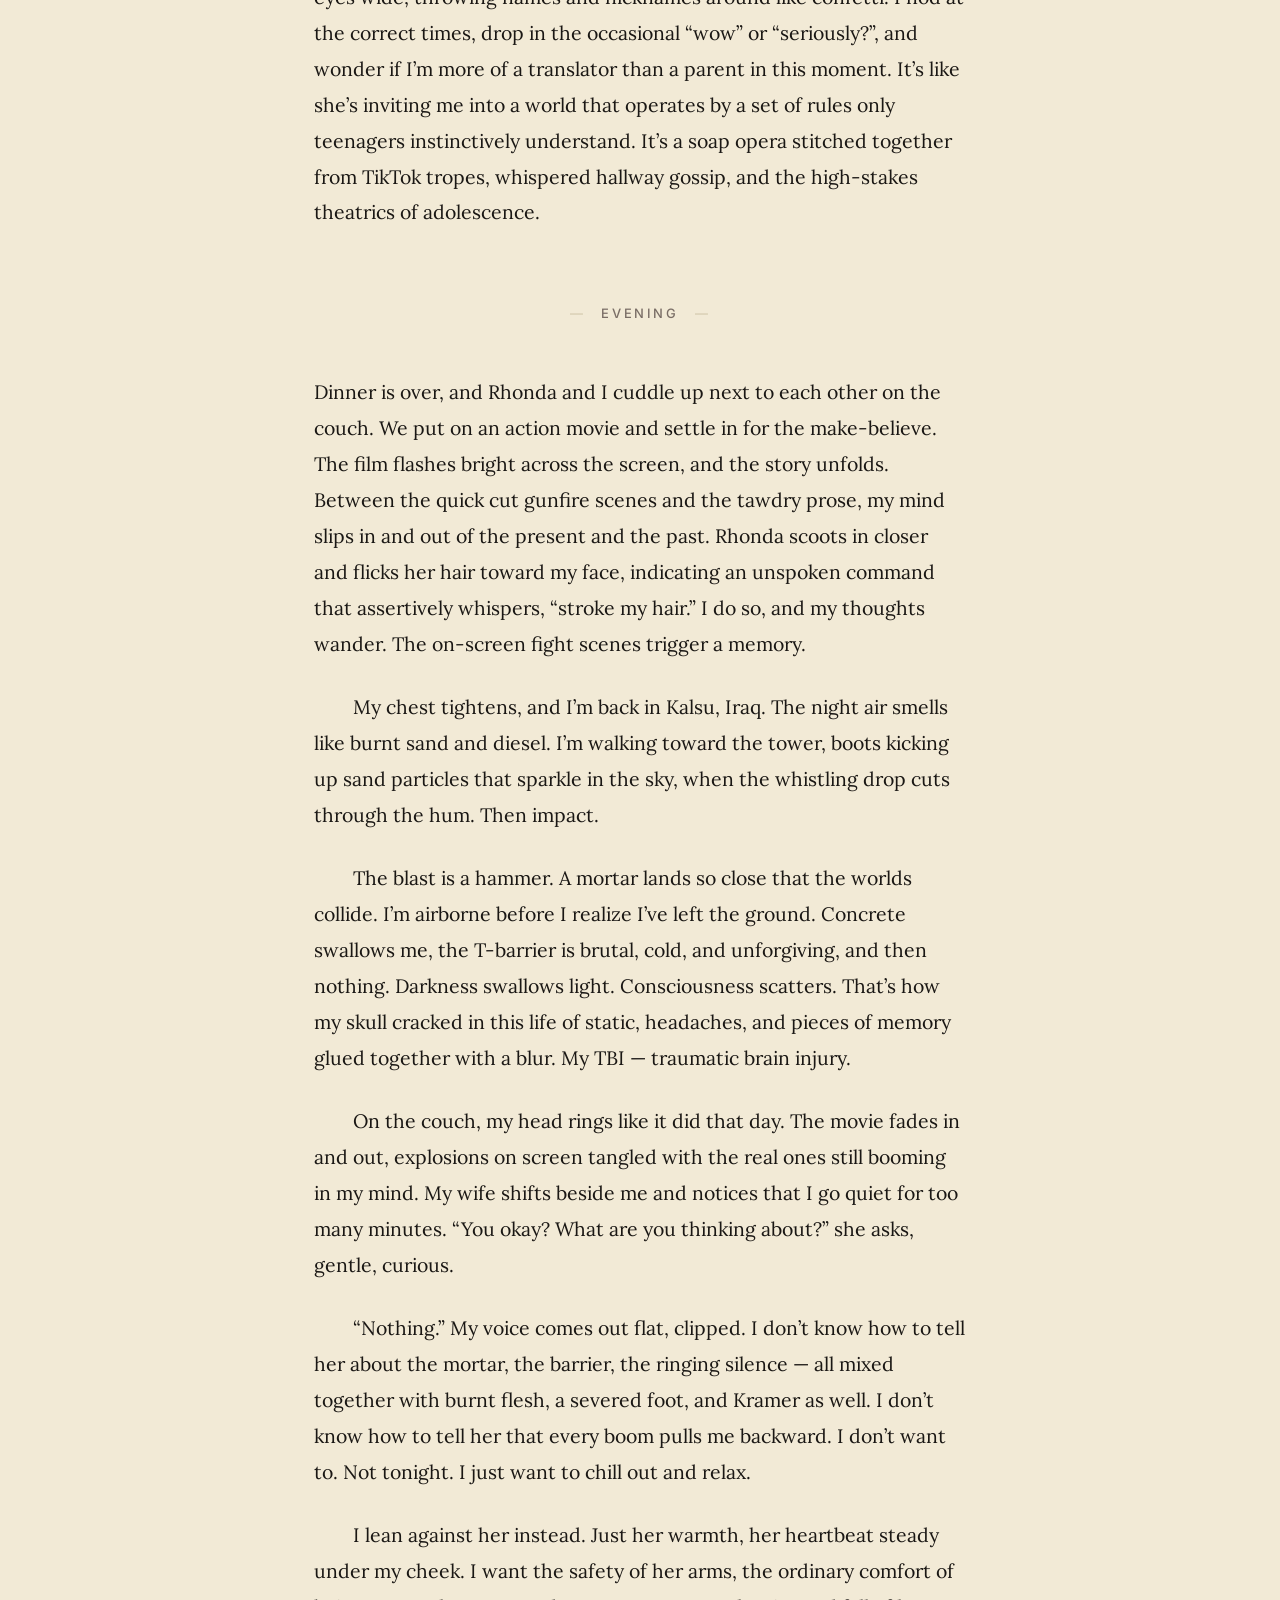
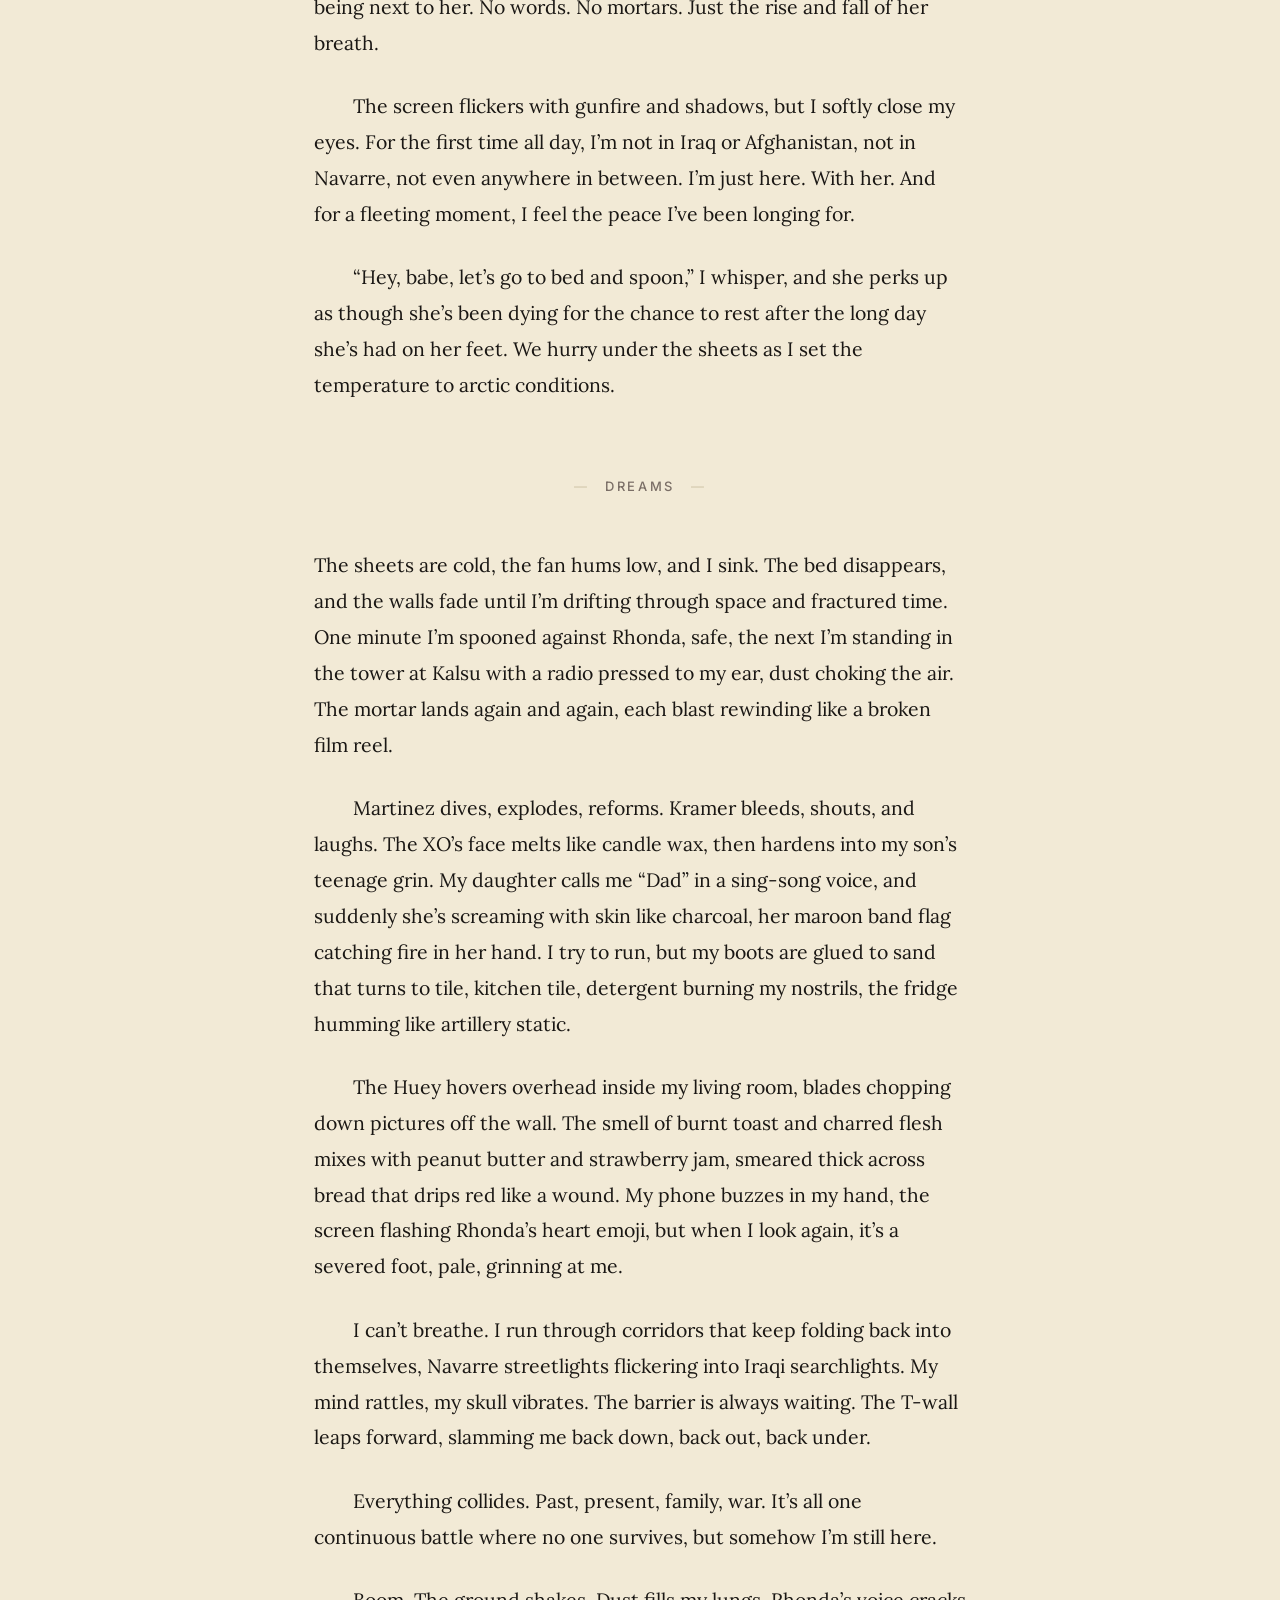
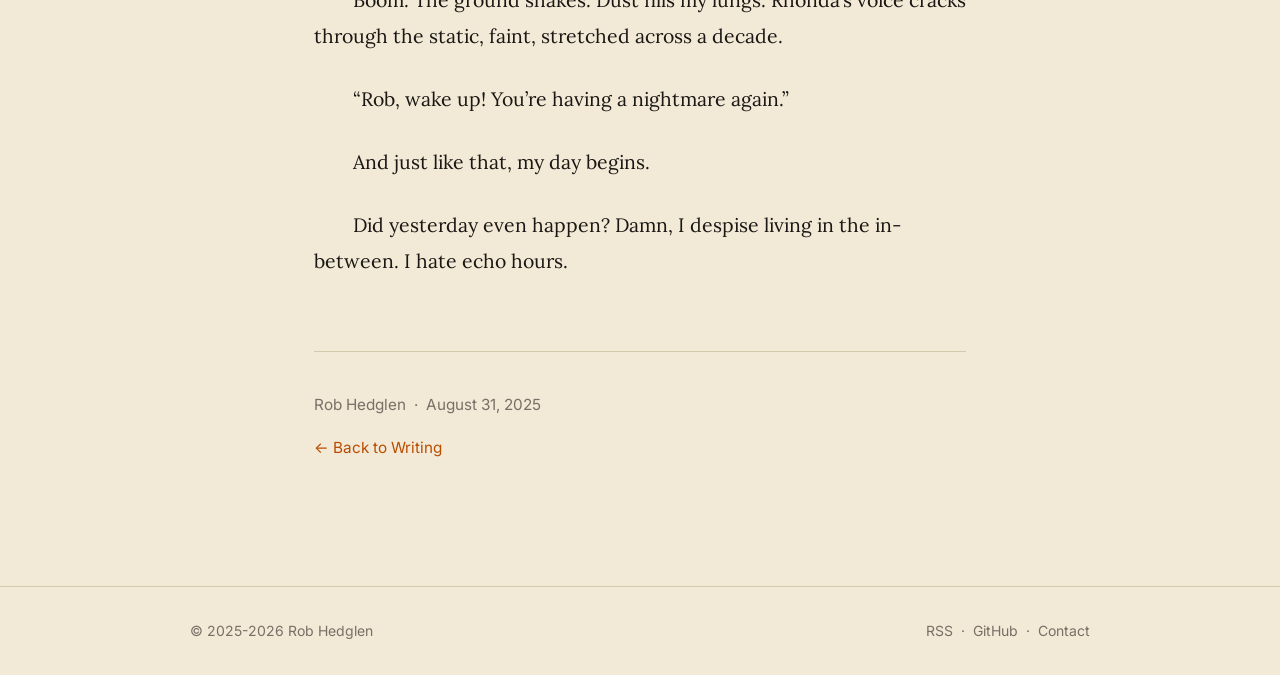
<file: echo-hours.html>
<!DOCTYPE html>
<html lang="en">
<head>
  <meta charset="UTF-8">
  <meta name="viewport" content="width=device-width, initial-scale=1.0">
  <meta name="description" content="Echo Hours — a creative nonfiction piece by Rob Hedglen. A single day in Navarre, Florida, told in four movements.">
  <title>Echo Hours — Rob Hedglen</title>
  <link rel="canonical" href="https://hedglen.org/echo-hours.html">
  <meta name="theme-color" content="#b84c00">
  <meta name="color-scheme" content="light dark">
  <meta property="og:site_name" content="hedglen.org">
  <meta property="og:type" content="article">
  <meta property="og:title" content="Echo Hours — Rob Hedglen">
  <meta property="og:description" content="A creative nonfiction piece told in four movements: Morning, Afternoon, Evening, Dreams.">
  <meta property="og:url" content="https://hedglen.org/echo-hours.html">
  <meta property="og:image" content="https://hedglen.org/images/echo-hours-card.png">
  <meta property="og:image:width" content="1200">
  <meta property="og:image:height" content="630">
  <meta property="article:author" content="Rob Hedglen">
  <meta property="article:published_time" content="2025-08-31">
  <meta name="twitter:card" content="summary_large_image">
  <meta name="twitter:title" content="Echo Hours — Rob Hedglen">
  <meta name="twitter:description" content="A creative nonfiction piece told in four movements: Morning, Afternoon, Evening, Dreams.">
  <meta name="twitter:image" content="https://hedglen.org/images/echo-hours-card.png">
  <script type="application/ld+json">
  {
    "@context": "https://schema.org",
    "@type": "Article",
    "@id": "https://hedglen.org/echo-hours.html#article",
    "headline": "Echo Hours",
    "description": "A creative nonfiction piece by Rob Hedglen. A single day in Navarre, Florida, told in four movements.",
    "url": "https://hedglen.org/echo-hours.html",
    "mainEntityOfPage": {
      "@type": "WebPage",
      "@id": "https://hedglen.org/echo-hours.html"
    },
    "inLanguage": "en",
    "genre": "Creative nonfiction",
    "wordCount": 2427,
    "datePublished": "2025-08-31",
    "dateModified": "2026-04-16",
    "image": "https://hedglen.org/images/echo-hours-card.png",
    "author": {
      "@type": "Person",
      "@id": "https://hedglen.org/#rob-hedglen",
      "name": "Rob Hedglen",
      "alternateName": "Robert Hedglen",
      "url": "https://hedglen.org/",
      "image": {
        "@type": "ImageObject",
        "url": "https://hedglen.org/images/rob-hedglen.jpg",
        "contentUrl": "https://hedglen.org/images/rob-hedglen.jpg",
        "dateCreated": "2026-03",
        "caption": "Rob Hedglen, March 2026"
      },
      "sameAs": [
        "https://github.com/hedglen",
        "https://www.linkedin.com/in/robhedglen/",
        "https://x.com/RobHedglen",
        "https://www.facebook.com/rob.hedglen.777",
        "https://www.reddit.com/user/Trimmer777/"
      ]
    },
    "publisher": {
      "@type": "Person",
      "@id": "https://hedglen.org/#rob-hedglen",
      "name": "Rob Hedglen",
      "alternateName": "Robert Hedglen",
      "url": "https://hedglen.org/",
      "image": {
        "@type": "ImageObject",
        "url": "https://hedglen.org/images/rob-hedglen.jpg",
        "contentUrl": "https://hedglen.org/images/rob-hedglen.jpg",
        "dateCreated": "2026-03",
        "caption": "Rob Hedglen, March 2026"
      }
    },
    "isPartOf": {
      "@id": "https://hedglen.org/#website"
    }
  }
  </script>
  <link rel="preconnect" href="https://fonts.googleapis.com">
  <link rel="preconnect" href="https://fonts.gstatic.com" crossorigin>
  <link href="https://fonts.googleapis.com/css2?family=Lora:ital,wght@0,400;0,500;0,600;1,400;1,500&family=Inter:wght@400;500&display=swap" rel="stylesheet">
  <link rel="alternate" type="application/rss+xml" title="Rob Hedglen — Writing" href="https://hedglen.org/feed.xml">
  <link rel="stylesheet" href="css/style.css">
  <link rel="icon" type="image/png" sizes="96x96" href="/favicon-96x96.png">
  <link rel="icon" href="/favicon.ico" sizes="any">
  <link rel="shortcut icon" href="/favicon.ico">
  <link rel="icon" type="image/svg+xml" href="/favicon.svg">
  <link rel="icon" type="image/png" sizes="48x48" href="/favicon-48x48.png">
  <link rel="icon" type="image/png" sizes="32x32" href="/favicon-32x32.png">
  <link rel="icon" type="image/png" sizes="16x16" href="/favicon-16x16.png">
  <link rel="apple-touch-icon" sizes="180x180" href="/apple-touch-icon.png">
  <link rel="manifest" href="/site.webmanifest">
</head>
<body>

  <header class="site-header">
    <div class="site-header-inner">
      <a href="index.html" class="wordmark">Rob Hedglen</a>
      <nav>
        <ul class="site-nav">
          <li><a href="index.html">Home</a></li>
          <li><a href="writing.html" class="active">Writing</a></li>
          <li><a href="projects.html">Projects</a></li>
          <li><a href="about.html">About</a></li>
        </ul>
      </nav>
      <button class="theme-toggle" id="theme-toggle" type="button" aria-label="Switch to dark mode" aria-pressed="false">
        <span class="toggle-track" aria-hidden="true">
          <span class="toggle-thumb"></span>
        </span>
      </button>
    </div>
  </header>

  <main class="page-narrow">

    <div class="essay-header">
      <span class="page-kicker"><a href="writing.html">Writing</a> &nbsp;/&nbsp; Creative Nonfiction</span>
      <h1>Echo Hours</h1>
      <div class="essay-meta">Rob Hedglen &nbsp;&middot;&nbsp; Creative Nonfiction &nbsp;&middot;&nbsp; August 31, 2025 &nbsp;&middot;&nbsp; 11 min read</div>
    </div>

    <div class="content-note" role="note">
      <p><strong>Content note:</strong> combat trauma, death, severe injury, and PTSD.</p>
    </div>

    <article class="essay-body">

      <!-- Morning -->
      <div class="essay-section">
        <div class="essay-section-title">Morning</div>

        <p class="no-indent">Boom! The ground shakes violently, and the desert dust fills the air, seeping into my lungs with every choked breath. Martinez dives to the deck as radios hiss and pop, their sounds rattling on the makeshift desk. &ldquo;Rob, what was that? I can hear it!&rdquo; Rhonda&rsquo;s voice comes through the satcom, thin and faraway. Another mortar rips through the comm tent, shredding Martinez where he lay. &ldquo;Nothing, babe, we&rsquo;re under mortar fire again.&rdquo; Bits of Martinez fly through the air. &ldquo;I gotta go, babe.&rdquo; I cut the line as the corpsman rushes in. Too late.</p>

        <p>I run outside as a handful of mortars pound my makeshift Air Traffic Control tower. Three Conex boxes form the base with a wooden ladder leading to the top. Our &ldquo;tower&rdquo; is a wooden box with Plexiglas windows. Inside is Kramer and Sanders. Fresh holes dot the tower, and I&rsquo;m unfazed. This is just another day in Iskandariya, Iraq &mdash; The Triangle of Death. &ldquo;Are you guys all right?&rdquo; I yell from the base of the tower. &ldquo;Kramer is hit!&rdquo; AJ Sanders yells.</p>

        <p>What follows next is equal parts dream state and frantic action. Sanders and I get Kramer down to the deck and start carrying him to the medevac helo. Just then, the Group Commander, Colonel Know-it-all, comes rushing towards us like he&rsquo;s never been under fire before. This is the first time anyone over the rank of Captain has visited us at our remote outpost in the four months we&rsquo;ve been in Iraq. That&rsquo;s probably the cause of today&rsquo;s extra mortar fire. Oh well, we load Kramer on the chopper. He&rsquo;s going to be okay. Just a few cuts, bumps, bruises, and plenty of blood. Hell, he&rsquo;ll get a Purple Heart for this.</p>

        <p>The ground shakes again, and I can feel the walls rattle. &ldquo;Fuck!&rdquo; I scream.</p>

        <p>&ldquo;Rob, wake up! You&rsquo;re having a nightmare again,&rdquo; Rhonda gently coos as she rubs my chest, and I awake.</p>

        <p>This is how my day starts in Navarre, Florida. We live right next to Air Force Special Operations Command now, and the sound of the hot range produces all too familiar sounds. Why did I choose to live here in my post-military career? It&rsquo;s a resort town, sure, but sometimes it hits just a bit too close to home. I jerk to and begrudgingly roll out of bed. I clumsily rub the sleep from my eyes and head to the kitchen.</p>

        <p>Audrey comes barreling out of her fortress. &ldquo;Dad, can you make me breakfast and a sandwich for school?&rdquo;</p>

        <p>&ldquo;Good morning, sweetie,&rdquo; I say in the most upbeat manner I can force. She&rsquo;s already in the bathroom.</p>

        <p>Another day. What am I even doing? I ponder as I scrape peanut butter onto both sides of the bread, so the PB&amp;J doesn&rsquo;t get soggy throughout the day. In the middle goes the strawberry jam. There, just the way she likes it, and I pat the sandwich as if I&rsquo;ve done something special. Owen already left the house on his way to school. He&rsquo;s a senior and mostly has everything under control. He&rsquo;s eighteen and practically already knows everything. Audrey is sixteen and has just started her sophomore year. She&rsquo;s equal parts sweet, nerdy, adorable, and hell on wheels. I wonder where she got that from? Of course, the sweet and adorable come from her mom.</p>

        <p>&ldquo;Babe, I love you. Gotta go.&rdquo; Rhonda comes up and gives me a hug. She&rsquo;s off to work as a Nuclear Medicine Technologist. I&rsquo;m so proud of her, but I wish she could stay home and hang out with me. I feel like part of me is missing every time she steps out the door. &ldquo;Bye babe, I love you. Come home soon!&rdquo; I gently plead, as if her patients can be processed any faster. She really is patient with me.</p>

        <p>&ldquo;Dad, it&rsquo;s time to go! What about my breakfast?&rdquo;</p>

        <p>I&rsquo;m such a shitty dad.</p>
      </div>

      <!-- Afternoon -->
      <div class="essay-section">
        <div class="essay-section-title">Afternoon</div>

        <p class="no-indent">I&rsquo;m back from dropping off my daughter at school, and I load the dishwasher. As I wipe down the counters, my head throbs, and my mind is buzzing. What should I do today, and why can&rsquo;t I seem to do anything right anymore? Is it the PTSD, my TBI, or am I just a total failure now? My phone dings&hellip; It&rsquo;s a text from Rhonda. A red heart and an &ldquo;I love you, babe.&rdquo; I text her back, &ldquo;kisses.&rdquo;</p>

        <p>I walk barefoot through the kitchen, and I can feel the soft, gritty texture of the Gulf Coast white sand between my toes. It&rsquo;s only slightly reminiscent of the puke-brown garbage deserts of Iraq and Afghanistan. Even so, a fleeting memory of my life as a Marine invades my mind. I press the power button on my television, and the new images fight to take precedence.</p>

        <p>As I look down at my laptop, I struggle to formulate a cogent and coherent thought. I need to write something profound and elegant. Something honest, where I bare my soul. I need to be open kimono. But all I feel are walls around my inner thoughts, and nothing but putrid trash appears on screen. The cursor blinks in the same spot for what feels like an eternity.</p>

        <p>The doorbell rings just steps from my empty office, and I instinctively go deathly silent. I can&rsquo;t bear the thought of human interaction right now. Funny, because that&rsquo;s what I really crave inside. After what feels like an eternity, the interloper vanishes. Crises averted. But why do I feel so empty and alone?</p>

        <p>I look over to the kitchen and see steam rising in the air. The dishwasher is just finishing its drying cycle. As I stumble into the kitchen, the fridge starts humming a soft pulsating static, and I&rsquo;m instantly transported to Afghanistan.</p>

        <p>My chest tightens as the static grows louder, morphing into the ghostly wail of a radio call that isn&rsquo;t there. My knees weaken, and for a moment I&rsquo;m back in Afghanistan with the desert heat pressing my skin, sweat dripping into my eyes as I scan the sky for incoming fire. The hum of the fridge fades, but the dread lingers. I grip the counter to steady myself, breathing in short, shallow gasps. The kitchen comes back into focus &mdash; the tile floor, the faint smell of detergent, the half-empty coffee cup beside the sink. Everything is ordinary, safe, but my body refuses to believe it. I feel like a trespasser in my own home, caught between two worlds that will never let me fully belong to either.</p>

        <p>&ldquo;Sir, we have a flight inbound. It&rsquo;s a Huey carrying two of our Cobra guys that were hit. The aircraft was destroyed and they are badly injured. One of them is the XO and the other is a Lieutenant,&rdquo; my Staff Sergeant informs me. &ldquo;Call flight ops and get the C-130 ready for transport.&rdquo; I grab my Sergeant, who is jumping to his feet, and we rush outside towards the Huey as it lands.</p>

        <p>Their screams didn&rsquo;t sound human anymore, more like some guttural tearing of the soul that clawed at the air and rattled my ribs. The blades of the Huey chopped overhead, drowning out thought, but nothing could drown out that sound or the sight of their bodies coming off the bird. Skin looked like candle wax left too close to the flame, hanging in the folds, slick and blackened in places where the fire had eaten deepest. My hands stuck to them as we carried them, as if their bodies were trying to pull me down into their hell with them. The weight wasn&rsquo;t just muscle and bone &mdash; it was the unbearable heaviness of knowing these were men I&rsquo;d laughed with, saluted, trusted. Now they were unrecognizable, their bodies reduced to a battlefield warning written in flesh and fire. The stink of it wrapped itself around me, a smoke I couldn&rsquo;t outrun, not then, not years later. It wasn&rsquo;t just the smell of burning &mdash; it was the smell of a man&rsquo;s life that would never be the same again.</p>

        <p>The XO is badly burned, and his face bears a resemblance to a scene from Batman. Not funny. The Lt. is even worse. He is burned from head to toe, and his flight suit has melded with his skin. The smell is haunting. I grab his severed foot and hold it next to his body as we move him to the transport vehicle. The XO isn&rsquo;t much better. I can still smell them in my dreams and sometimes even during the day. I can&rsquo;t think of another smell that is quite as bad. Still, sometimes the smell of burnt toast triggers a particularly unpleasant memory.</p>

        <p>Just then, the alarm goes off on my phone. It&rsquo;s time to pick up Audrey. I hop in my jeep and head off to her school.</p>

        <p>&ldquo;Hey Audrey! How was your day sweetheart?&rdquo; I cheerfully inquire.</p>

        <p>&ldquo;Fine.&rdquo;</p>

        <p>&ldquo;Okay, anything exciting happen?&rdquo;</p>

        <p>&ldquo;Oh my word, there is drama in band!&rdquo;</p>

        <p>What follows next is a disjointed and confusing story about a girl she calls &ldquo;daddy&rdquo;, fellow classmates who are in some gender bending poly relationships, and a story arc that hits upon and presses through every norm that I can imagine, and others that I hadn&rsquo;t even thought of before.</p>

        <p>I listen, trying to track the plot, but her words tumble out like puzzle pieces from different boxes. She is animated, arms gesturing, eyes wide, throwing names and nicknames around like confetti. I nod at the correct times, drop in the occasional &ldquo;wow&rdquo; or &ldquo;seriously?&rdquo;, and wonder if I&rsquo;m more of a translator than a parent in this moment. It&rsquo;s like she&rsquo;s inviting me into a world that operates by a set of rules only teenagers instinctively understand. It&rsquo;s a soap opera stitched together from TikTok tropes, whispered hallway gossip, and the high-stakes theatrics of adolescence.</p>
      </div>

      <!-- Evening -->
      <div class="essay-section">
        <div class="essay-section-title">Evening</div>

        <p class="no-indent">Dinner is over, and Rhonda and I cuddle up next to each other on the couch. We put on an action movie and settle in for the make-believe. The film flashes bright across the screen, and the story unfolds. Between the quick cut gunfire scenes and the tawdry prose, my mind slips in and out of the present and the past. Rhonda scoots in closer and flicks her hair toward my face, indicating an unspoken command that assertively whispers, &ldquo;stroke my hair.&rdquo; I do so, and my thoughts wander. The on-screen fight scenes trigger a memory.</p>

        <p>My chest tightens, and I&rsquo;m back in Kalsu, Iraq. The night air smells like burnt sand and diesel. I&rsquo;m walking toward the tower, boots kicking up sand particles that sparkle in the sky, when the whistling drop cuts through the hum. Then impact.</p>

        <p>The blast is a hammer. A mortar lands so close that the worlds collide. I&rsquo;m airborne before I realize I&rsquo;ve left the ground. Concrete swallows me, the T-barrier is brutal, cold, and unforgiving, and then nothing. Darkness swallows light. Consciousness scatters. That&rsquo;s how my skull cracked in this life of static, headaches, and pieces of memory glued together with a blur. My TBI &mdash; traumatic brain injury.</p>

        <p>On the couch, my head rings like it did that day. The movie fades in and out, explosions on screen tangled with the real ones still booming in my mind. My wife shifts beside me and notices that I go quiet for too many minutes. &ldquo;You okay? What are you thinking about?&rdquo; she asks, gentle, curious.</p>

        <p>&ldquo;Nothing.&rdquo; My voice comes out flat, clipped. I don&rsquo;t know how to tell her about the mortar, the barrier, the ringing silence &mdash; all mixed together with burnt flesh, a severed foot, and Kramer as well. I don&rsquo;t know how to tell her that every boom pulls me backward. I don&rsquo;t want to. Not tonight. I just want to chill out and relax.</p>

        <p>I lean against her instead. Just her warmth, her heartbeat steady under my cheek. I want the safety of her arms, the ordinary comfort of being next to her. No words. No mortars. Just the rise and fall of her breath.</p>

        <p>The screen flickers with gunfire and shadows, but I softly close my eyes. For the first time all day, I&rsquo;m not in Iraq or Afghanistan, not in Navarre, not even anywhere in between. I&rsquo;m just here. With her. And for a fleeting moment, I feel the peace I&rsquo;ve been longing for.</p>

        <p>&ldquo;Hey, babe, let&rsquo;s go to bed and spoon,&rdquo; I whisper, and she perks up as though she&rsquo;s been dying for the chance to rest after the long day she&rsquo;s had on her feet. We hurry under the sheets as I set the temperature to arctic conditions.</p>
      </div>

      <!-- Dreams -->
      <div class="essay-section">
        <div class="essay-section-title">Dreams</div>

        <p class="no-indent">The sheets are cold, the fan hums low, and I sink. The bed disappears, and the walls fade until I&rsquo;m drifting through space and fractured time. One minute I&rsquo;m spooned against Rhonda, safe, the next I&rsquo;m standing in the tower at Kalsu with a radio pressed to my ear, dust choking the air. The mortar lands again and again, each blast rewinding like a broken film reel.</p>

        <p>Martinez dives, explodes, reforms. Kramer bleeds, shouts, and laughs. The XO&rsquo;s face melts like candle wax, then hardens into my son&rsquo;s teenage grin. My daughter calls me &ldquo;Dad&rdquo; in a sing-song voice, and suddenly she&rsquo;s screaming with skin like charcoal, her maroon band flag catching fire in her hand. I try to run, but my boots are glued to sand that turns to tile, kitchen tile, detergent burning my nostrils, the fridge humming like artillery static.</p>

        <p>The Huey hovers overhead inside my living room, blades chopping down pictures off the wall. The smell of burnt toast and charred flesh mixes with peanut butter and strawberry jam, smeared thick across bread that drips red like a wound. My phone buzzes in my hand, the screen flashing Rhonda&rsquo;s heart emoji, but when I look again, it&rsquo;s a severed foot, pale, grinning at me.</p>

        <p>I can&rsquo;t breathe. I run through corridors that keep folding back into themselves, Navarre streetlights flickering into Iraqi searchlights. My mind rattles, my skull vibrates. The barrier is always waiting. The T-wall leaps forward, slamming me back down, back out, back under.</p>

        <p>Everything collides. Past, present, family, war. It&rsquo;s all one continuous battle where no one survives, but somehow I&rsquo;m still here.</p>

        <p>Boom. The ground shakes. Dust fills my lungs. Rhonda&rsquo;s voice cracks through the static, faint, stretched across a decade.</p>

        <p>&ldquo;Rob, wake up! You&rsquo;re having a nightmare again.&rdquo;</p>

        <p>And just like that, my day begins.</p>

        <p>Did yesterday even happen? Damn, I despise living in the in-between. I hate echo hours.</p>
      </div>

    </article>

    <div class="essay-footer">
      <p>Rob Hedglen &nbsp;&middot;&nbsp; August 31, 2025</p>
      <p class="essay-back-link"><a href="writing.html">&larr; Back to Writing</a></p>
    </div>

  </main>

  <footer class="site-footer">
    <div class="site-footer-inner">
      <p>&copy; 2025-2026 Rob Hedglen</p>
      <p><a href="/feed.xml" type="application/rss+xml">RSS</a> &nbsp;&middot;&nbsp; <a href="https://github.com/hedglen" target="_blank" rel="noopener">GitHub</a> &nbsp;&middot;&nbsp; <a href="about.html#contact">Contact</a></p>
    </div>
  </footer>

  <script src="js/theme-toggle.js"></script>
</body>
</html>
</file>
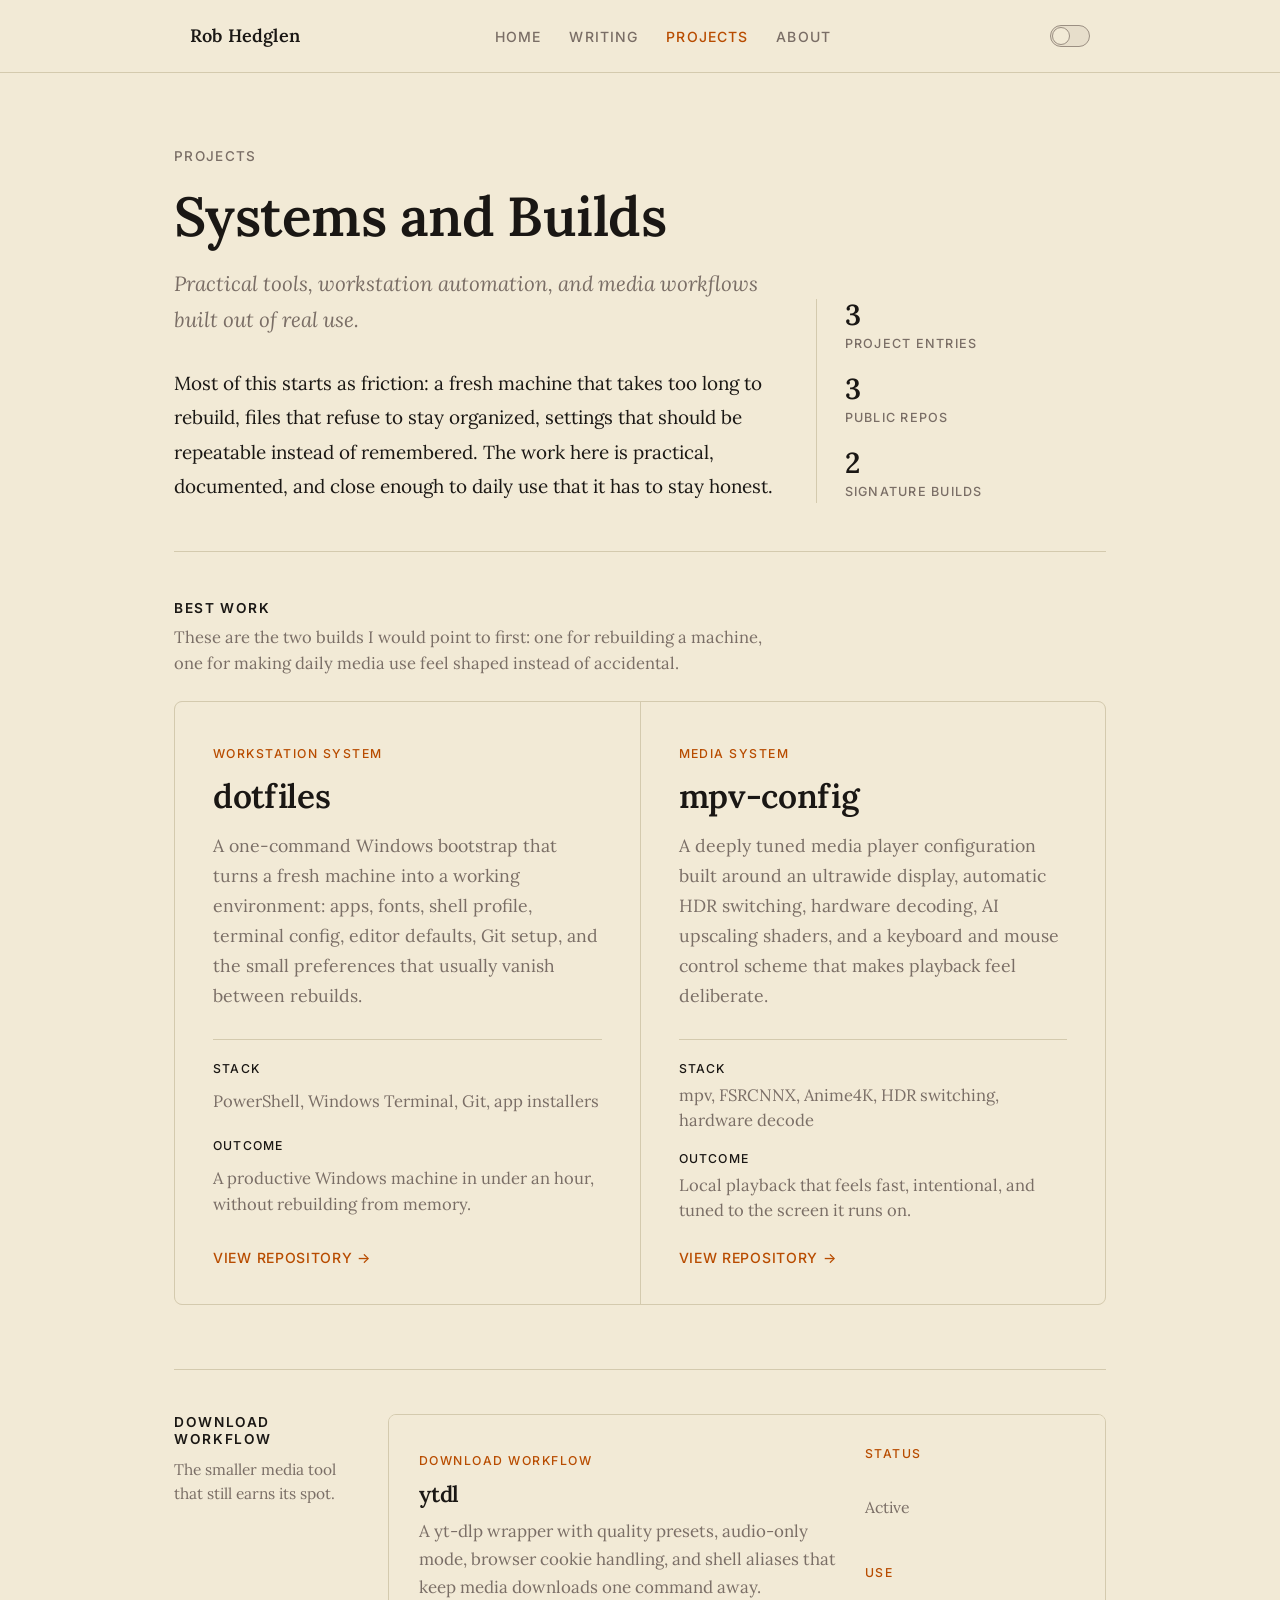
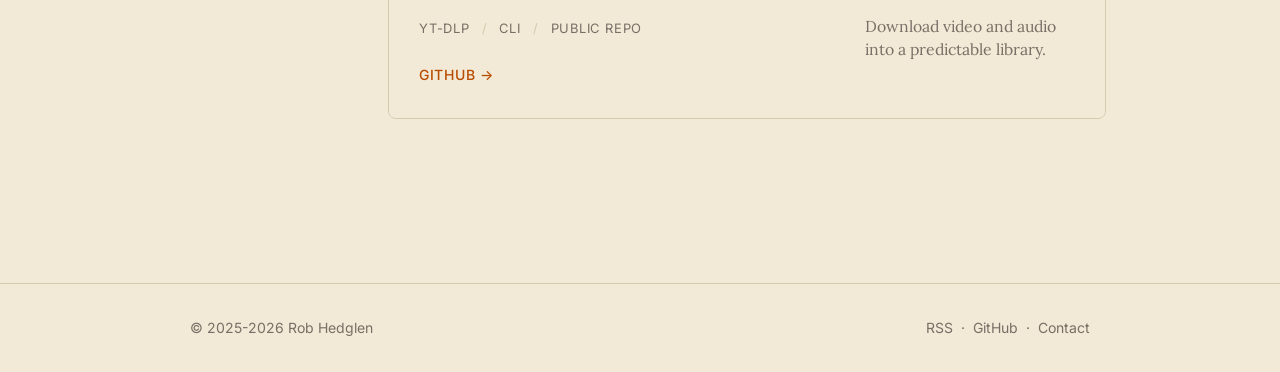
<file: projects.html>
<!DOCTYPE html>
<html lang="en">
<head>
  <meta charset="UTF-8">
  <meta name="viewport" content="width=device-width, initial-scale=1.0">
  <meta name="description" content="Projects by Rob Hedglen — systems, tools, and practical builds.">
  <title>Projects — Rob Hedglen</title>
  <link rel="canonical" href="https://hedglen.org/projects.html">
  <meta name="theme-color" content="#b84c00">
  <meta name="color-scheme" content="light dark">
  <meta property="og:site_name" content="hedglen.org">
  <meta property="og:type" content="website">
  <meta property="og:title" content="Projects — Rob Hedglen">
  <meta property="og:description" content="Systems, tools, automation, and practical builds by Rob Hedglen.">
  <meta property="og:url" content="https://hedglen.org/projects.html">
  <meta property="og:image" content="https://hedglen.org/images/social-card.png">
  <meta property="og:image:width" content="1200">
  <meta property="og:image:height" content="630">
  <meta name="twitter:card" content="summary_large_image">
  <meta name="twitter:title" content="Projects — Rob Hedglen">
  <meta name="twitter:description" content="Systems, tools, automation, and practical builds by Rob Hedglen.">
  <meta name="twitter:image" content="https://hedglen.org/images/social-card.png">
  <script type="application/ld+json">
  {
    "@context": "https://schema.org",
    "@type": "CollectionPage",
    "@id": "https://hedglen.org/projects.html#projects",
    "name": "Projects — Rob Hedglen",
    "description": "Systems, tools, automation, and practical builds by Rob Hedglen.",
    "url": "https://hedglen.org/projects.html",
    "inLanguage": "en",
    "isPartOf": {
      "@id": "https://hedglen.org/#website"
    },
    "author": {
      "@type": "Person",
      "@id": "https://hedglen.org/#rob-hedglen",
      "name": "Rob Hedglen",
      "alternateName": "Robert Hedglen",
      "url": "https://hedglen.org/",
      "image": {
        "@type": "ImageObject",
        "url": "https://hedglen.org/images/rob-hedglen.jpg",
        "contentUrl": "https://hedglen.org/images/rob-hedglen.jpg",
        "dateCreated": "2026-03",
        "caption": "Rob Hedglen, March 2026"
      }
    },
    "mainEntity": {
      "@type": "ItemList",
      "itemListElement": [
        {
          "@type": "ListItem",
          "position": 1,
          "item": {
            "@type": "SoftwareSourceCode",
            "name": "dotfiles",
            "codeRepository": "https://github.com/hedglen/dotfiles",
            "programmingLanguage": "PowerShell"
          }
        },
        {
          "@type": "ListItem",
          "position": 2,
          "item": {
            "@type": "SoftwareSourceCode",
            "name": "mpv-config",
            "codeRepository": "https://github.com/hedglen/mpv-config"
          }
        },
        {
          "@type": "ListItem",
          "position": 3,
          "item": {
            "@type": "SoftwareSourceCode",
            "name": "ytdl",
            "codeRepository": "https://github.com/hedglen/ytdl"
          }
        }
      ]
    }
  }
  </script>
  <link rel="preconnect" href="https://fonts.googleapis.com">
  <link rel="preconnect" href="https://fonts.gstatic.com" crossorigin>
  <link href="https://fonts.googleapis.com/css2?family=Lora:ital,wght@0,400;0,500;0,600;1,400;1,500&family=Inter:wght@400;500&display=swap" rel="stylesheet">
  <link rel="alternate" type="application/rss+xml" title="Rob Hedglen — Writing" href="https://hedglen.org/feed.xml">
  <link rel="stylesheet" href="css/style.css">
  <link rel="icon" type="image/png" sizes="96x96" href="/favicon-96x96.png">
  <link rel="icon" href="/favicon.ico" sizes="any">
  <link rel="shortcut icon" href="/favicon.ico">
  <link rel="icon" type="image/svg+xml" href="/favicon.svg">
  <link rel="icon" type="image/png" sizes="48x48" href="/favicon-48x48.png">
  <link rel="icon" type="image/png" sizes="32x32" href="/favicon-32x32.png">
  <link rel="icon" type="image/png" sizes="16x16" href="/favicon-16x16.png">
  <link rel="apple-touch-icon" sizes="180x180" href="/apple-touch-icon.png">
  <link rel="manifest" href="/site.webmanifest">
</head>
<body>

  <header class="site-header">
    <div class="site-header-inner">
      <a href="index.html" class="wordmark">Rob Hedglen</a>
      <nav>
        <ul class="site-nav">
          <li><a href="index.html">Home</a></li>
          <li><a href="writing.html">Writing</a></li>
          <li><a href="projects.html" class="active" aria-current="page">Projects</a></li>
          <li><a href="about.html">About</a></li>
        </ul>
      </nav>
      <button class="theme-toggle" id="theme-toggle" type="button" aria-label="Switch to dark mode" aria-pressed="false">
        <span class="toggle-track" aria-hidden="true">
          <span class="toggle-thumb"></span>
        </span>
      </button>
    </div>
  </header>

  <main class="page portfolio-page">

    <section class="portfolio-hero" aria-labelledby="projects-title">
      <div>
        <span class="page-kicker">Projects</span>
        <h1 id="projects-title">Systems and Builds</h1>
        <span class="page-tagline">Practical tools, workstation automation, and media workflows built out of real use.</span>
        <p class="page-intro">
          Most of this starts as friction: a fresh machine that takes too long to rebuild, files that
          refuse to stay organized, settings that should be repeatable instead of remembered. The work
          here is practical, documented, and close enough to daily use that it has to stay honest.
        </p>
      </div>

      <aside class="portfolio-summary" aria-label="Project summary">
        <div class="summary-item">
          <span class="summary-value">3</span>
          <span class="summary-label">Project entries</span>
        </div>
        <div class="summary-item">
          <span class="summary-value">3</span>
          <span class="summary-label">Public repos</span>
        </div>
        <div class="summary-item">
          <span class="summary-value">2</span>
          <span class="summary-label">Signature builds</span>
        </div>
      </aside>
    </section>

    <section class="best-work" aria-labelledby="best-work-title">
      <div class="best-work-heading">
        <h2 id="best-work-title">Best Work</h2>
        <p>
          These are the two builds I would point to first: one for rebuilding a machine,
          one for making daily media use feel shaped instead of accidental.
        </p>
      </div>

      <div class="best-work-grid">
        <article class="best-work-card">
          <div>
            <span class="best-work-label">Workstation System</span>
            <h3>dotfiles</h3>
            <p>
              A one-command Windows bootstrap that turns a fresh machine into a working environment:
              apps, fonts, shell profile, terminal config, editor defaults, Git setup, and the small
              preferences that usually vanish between rebuilds.
            </p>
          </div>
          <dl class="best-work-facts">
            <div>
              <dt>Stack</dt>
              <dd>PowerShell, Windows Terminal, Git, app installers</dd>
            </div>
            <div>
              <dt>Outcome</dt>
              <dd>A productive Windows machine in under an hour, without rebuilding from memory.</dd>
            </div>
          </dl>
          <div class="best-work-actions">
            <a class="portfolio-link" href="https://github.com/hedglen/dotfiles" target="_blank" rel="noopener">View repository &rarr;</a>
          </div>
        </article>

        <article class="best-work-card">
          <div>
            <span class="best-work-label">Media System</span>
            <h3>mpv-config</h3>
            <p>
              A deeply tuned media player configuration built around an ultrawide display, automatic
              HDR switching, hardware decoding, AI upscaling shaders, and a keyboard and mouse control
              scheme that makes playback feel deliberate.
            </p>
          </div>
          <dl class="best-work-facts">
            <div>
              <dt>Stack</dt>
              <dd>mpv, FSRCNNX, Anime4K, HDR switching, hardware decode</dd>
            </div>
            <div>
              <dt>Outcome</dt>
              <dd>Local playback that feels fast, intentional, and tuned to the screen it runs on.</dd>
            </div>
          </dl>
          <div class="best-work-actions">
            <a class="portfolio-link" href="https://github.com/hedglen/mpv-config" target="_blank" rel="noopener">View repository &rarr;</a>
          </div>
        </article>
      </div>
    </section>

    <section class="portfolio-section" aria-labelledby="media-title">
      <div class="portfolio-section-heading">
        <h2 id="media-title">Download Workflow</h2>
        <p>The smaller media tool that still earns its spot.</p>
      </div>

      <div class="project-list">
        <article class="project-row">
          <div>
            <span class="project-eyebrow">Download Workflow</span>
            <h3>ytdl</h3>
            <p>
              A yt-dlp wrapper with quality presets, audio-only mode, browser cookie handling,
              and shell aliases that keep media downloads one command away.
            </p>
            <ul class="project-meta">
              <li>yt-dlp</li>
              <li>CLI</li>
              <li>Public repo</li>
            </ul>
            <div class="project-action-row">
              <a class="portfolio-link" href="https://github.com/hedglen/ytdl" target="_blank" rel="noopener">GitHub &rarr;</a>
            </div>
          </div>
          <dl class="project-facts">
            <div>
              <dt>Status</dt>
              <dd class="project-status">Active</dd>
            </div>
            <div>
              <dt>Use</dt>
              <dd>Download video and audio into a predictable library.</dd>
            </div>
          </dl>
        </article>
      </div>
    </section>

  </main>

  <footer class="site-footer">
    <div class="site-footer-inner">
      <p>&copy; 2025-2026 Rob Hedglen</p>
      <p><a href="/feed.xml" type="application/rss+xml">RSS</a> &nbsp;&middot;&nbsp; <a href="https://github.com/hedglen" target="_blank" rel="noopener">GitHub</a> &nbsp;&middot;&nbsp; <a href="about.html#contact">Contact</a></p>
    </div>
  </footer>

  <script src="js/theme-toggle.js"></script>
</body>
</html>
</file>
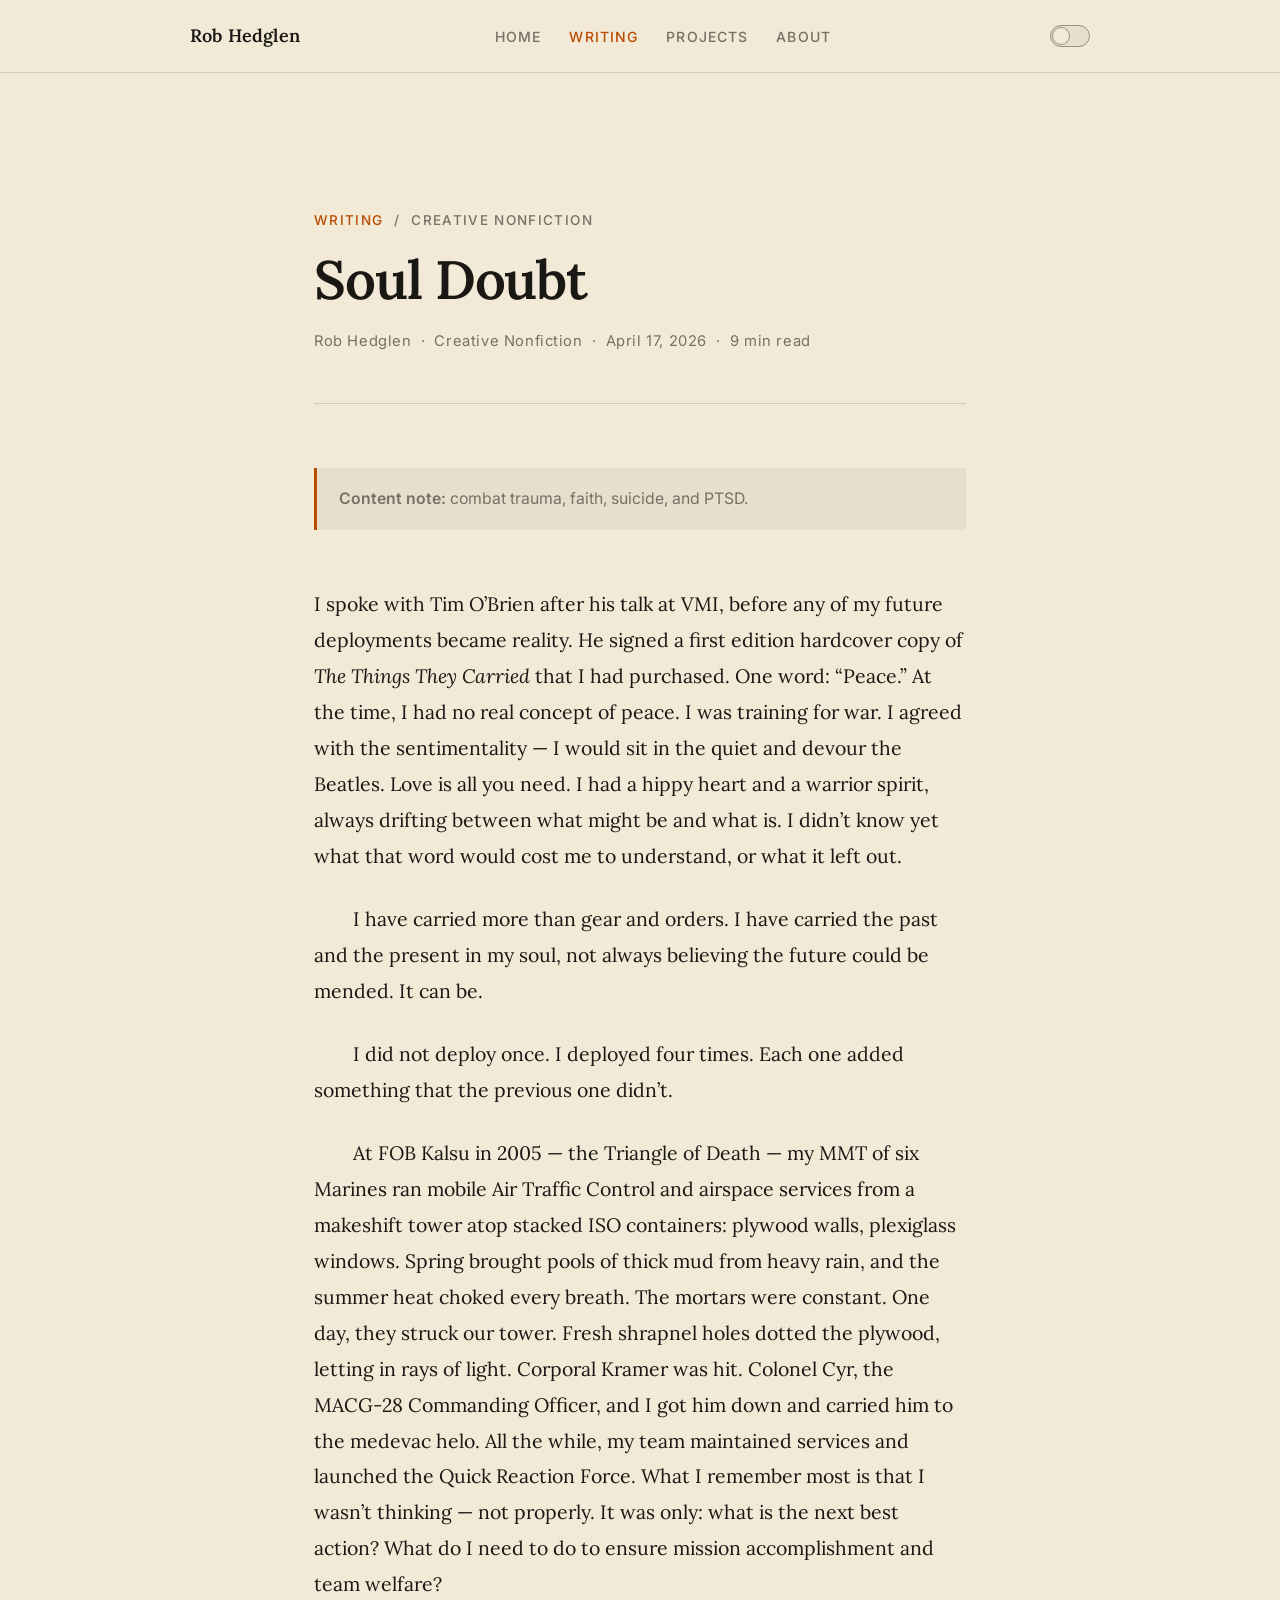
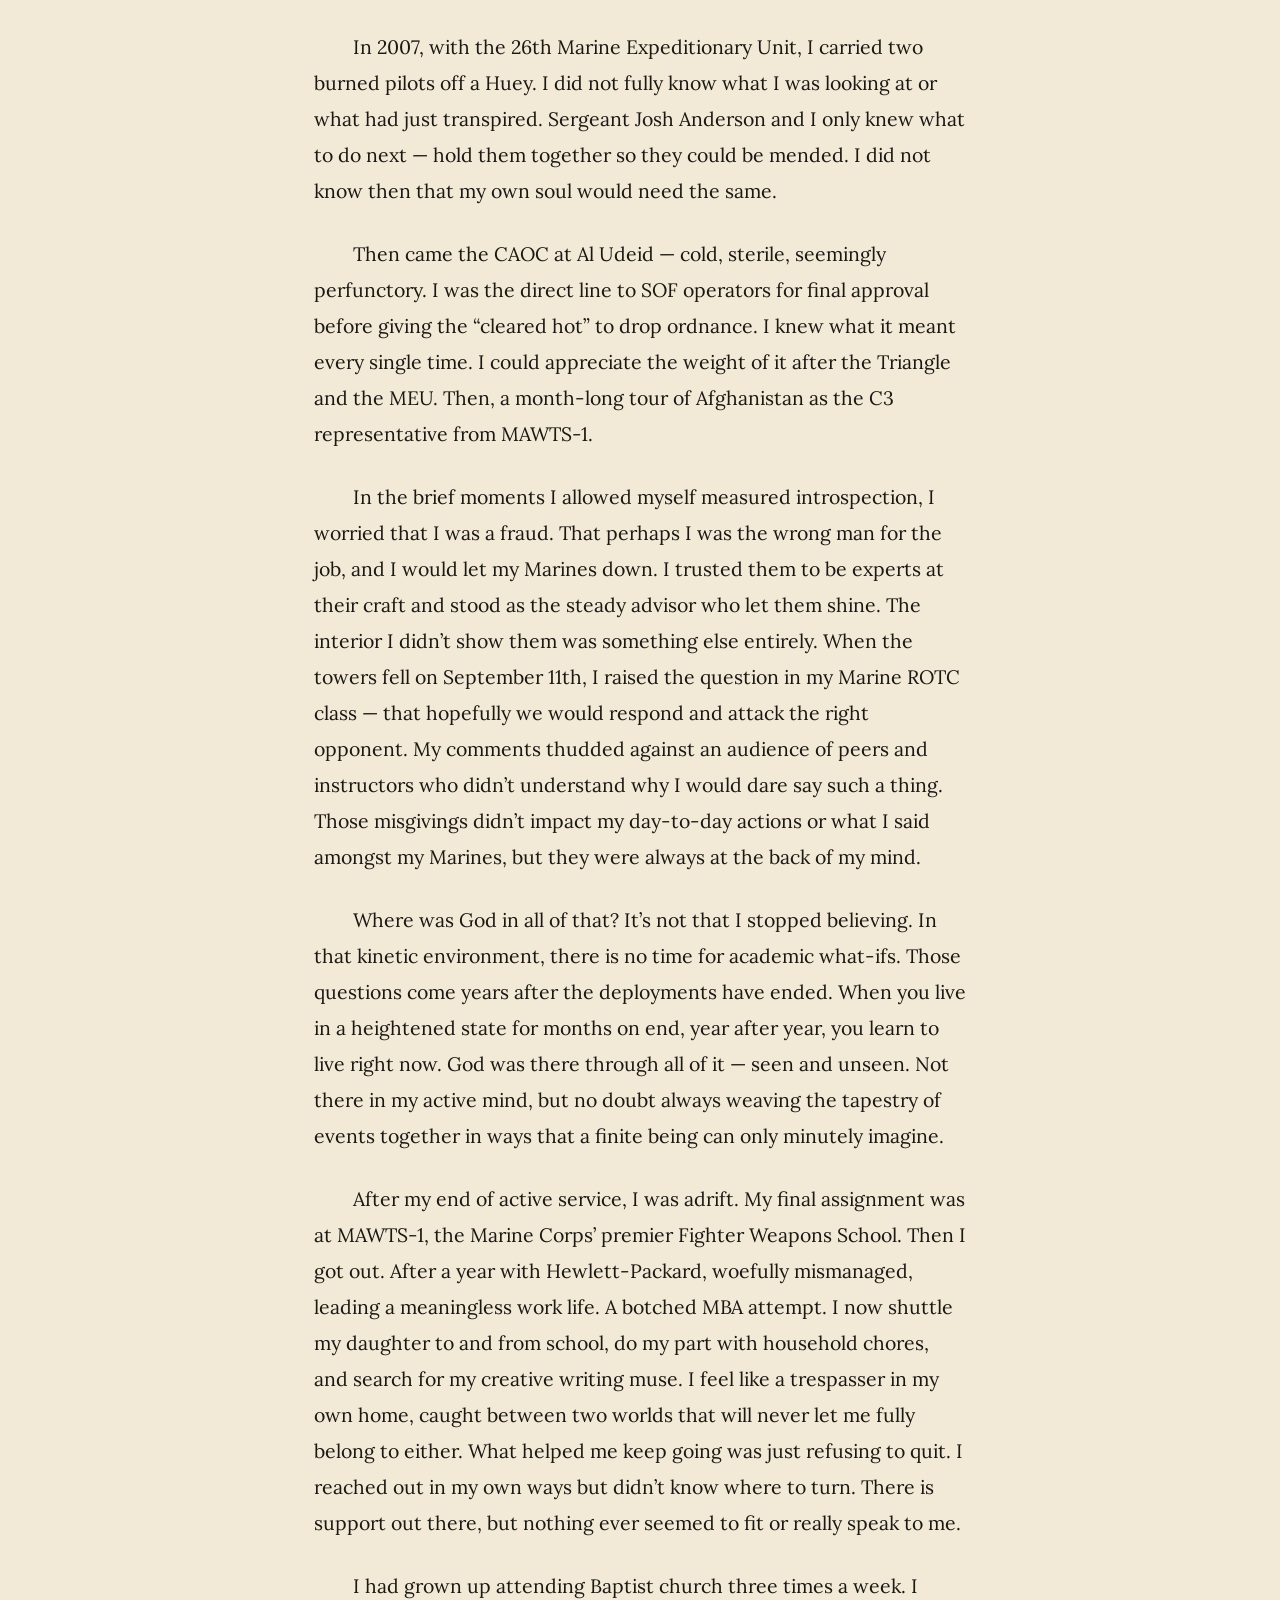
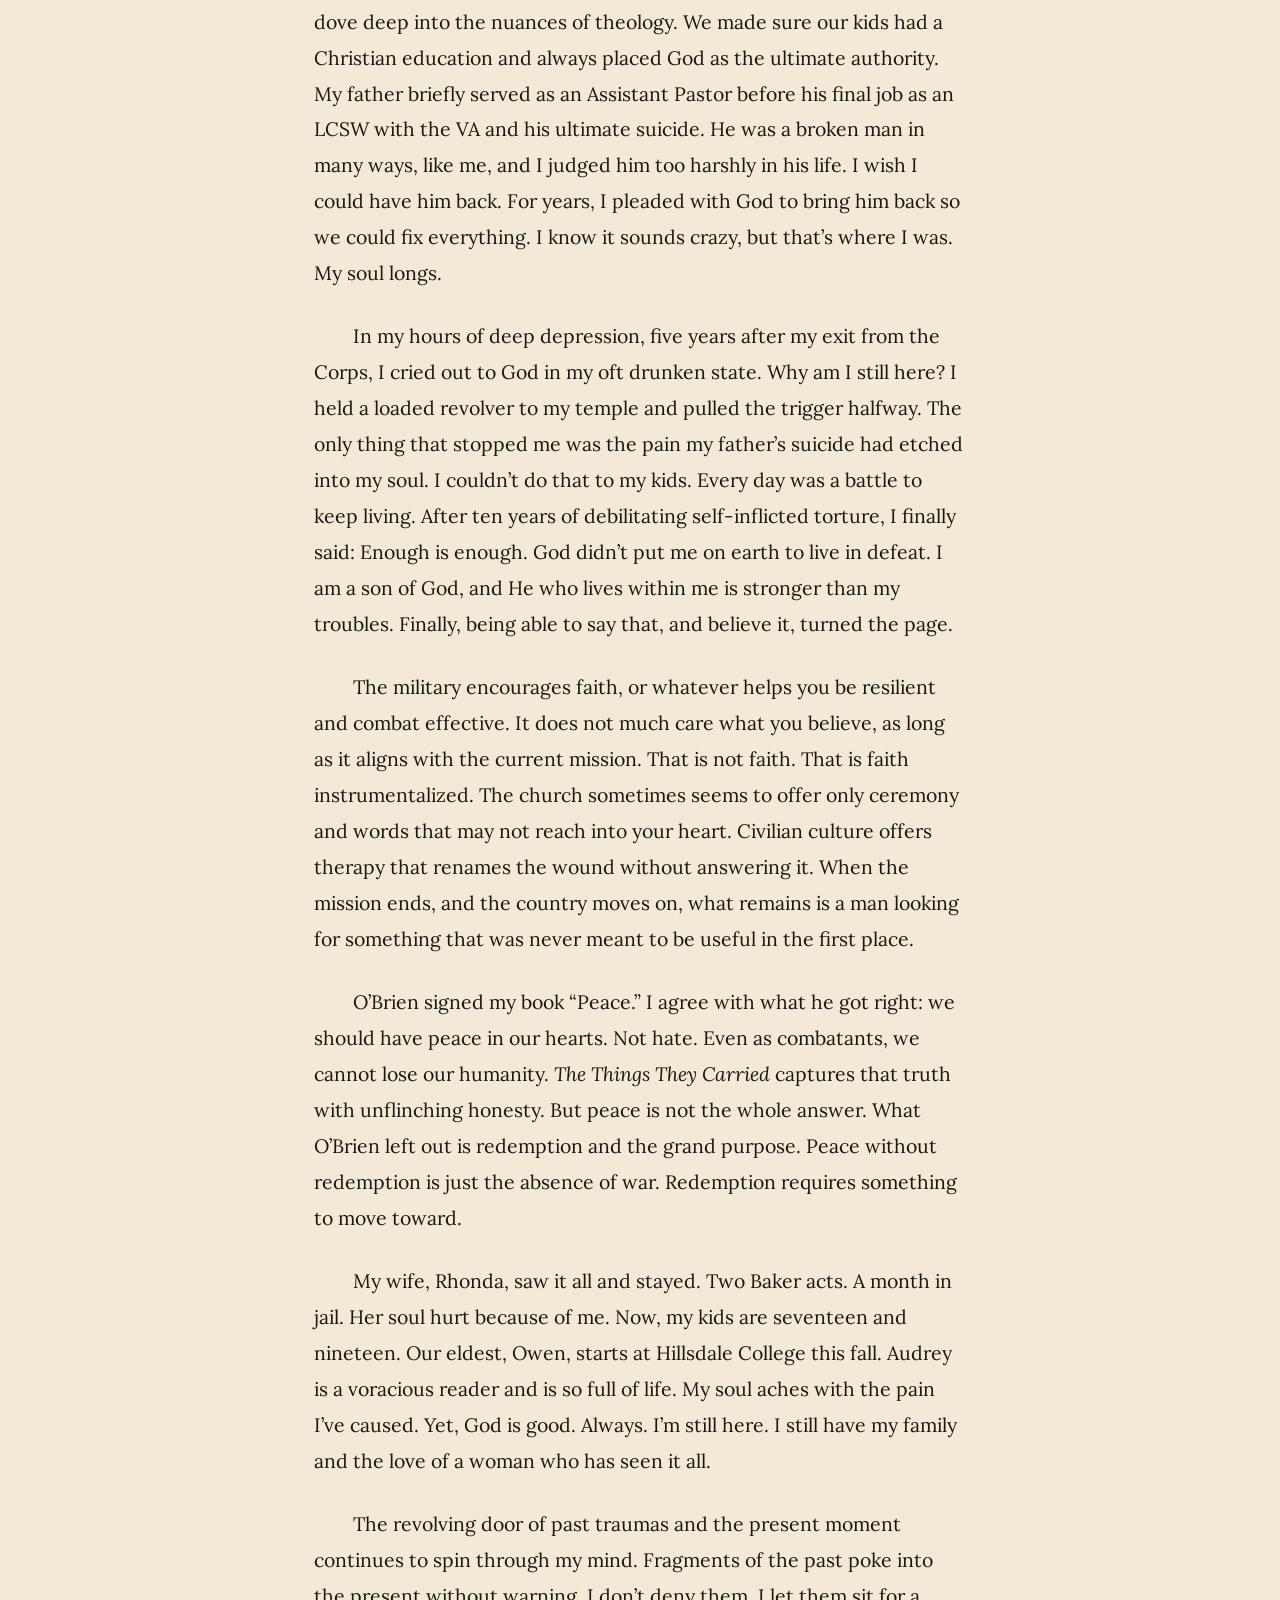
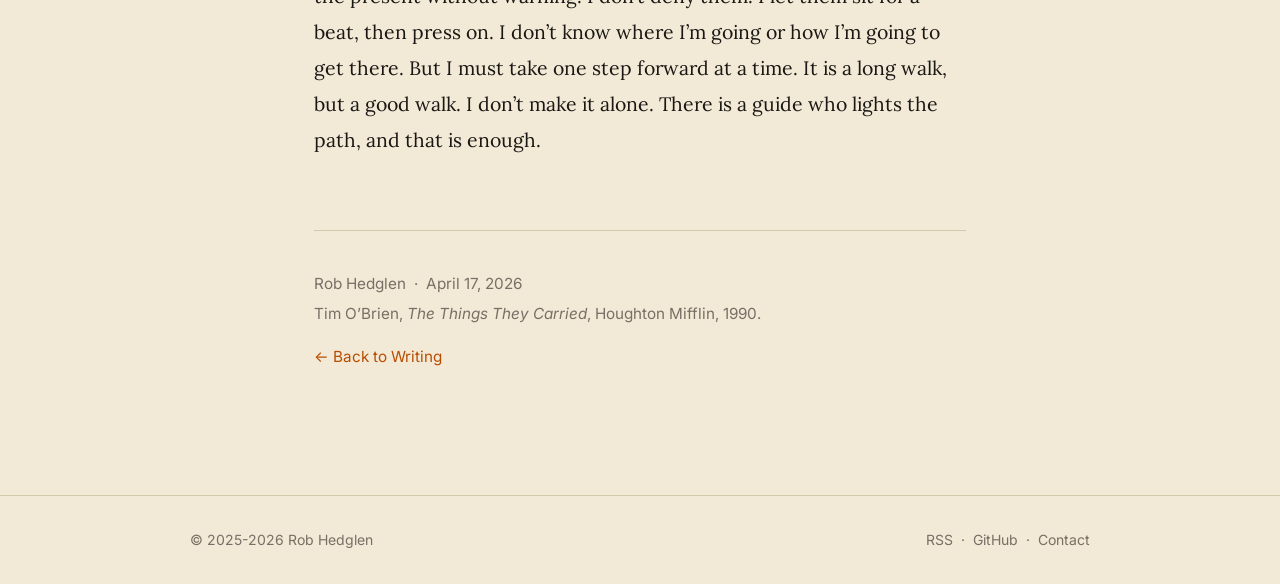
<file: soul-doubt.html>
<!DOCTYPE html>
<html lang="en">
<head>
  <meta charset="UTF-8">
  <meta name="viewport" content="width=device-width, initial-scale=1.0">
  <meta name="description" content="Soul Doubt — a creative nonfiction piece by Rob Hedglen on four deployments, faith, a father&rsquo;s suicide, and the long climb back.">
  <title>Soul Doubt — Rob Hedglen</title>
  <link rel="canonical" href="https://hedglen.org/soul-doubt.html">
  <meta name="theme-color" content="#b84c00">
  <meta name="color-scheme" content="light dark">
  <meta property="og:site_name" content="hedglen.org">
  <meta property="og:type" content="article">
  <meta property="og:title" content="Soul Doubt — Rob Hedglen">
  <meta property="og:description" content="On four deployments, a father&rsquo;s suicide, and the long climb out of the in-between — what the military, the church, and the culture leave out.">
  <meta property="og:url" content="https://hedglen.org/soul-doubt.html">
  <meta property="og:image" content="https://hedglen.org/images/social-card.png">
  <meta property="og:image:width" content="1200">
  <meta property="og:image:height" content="630">
  <meta property="article:author" content="Rob Hedglen">
  <meta property="article:published_time" content="2026-04-17">
  <meta name="twitter:card" content="summary_large_image">
  <meta name="twitter:title" content="Soul Doubt — Rob Hedglen">
  <meta name="twitter:description" content="On four deployments, a father&rsquo;s suicide, and the long climb out of the in-between — what the military, the church, and the culture leave out.">
  <meta name="twitter:image" content="https://hedglen.org/images/social-card.png">
  <script type="application/ld+json">
  {
    "@context": "https://schema.org",
    "@type": "Article",
    "@id": "https://hedglen.org/soul-doubt.html#article",
    "headline": "Soul Doubt",
    "description": "A creative nonfiction piece by Rob Hedglen on four deployments, faith, a father's suicide, and the long climb back.",
    "url": "https://hedglen.org/soul-doubt.html",
    "mainEntityOfPage": {
      "@type": "WebPage",
      "@id": "https://hedglen.org/soul-doubt.html"
    },
    "inLanguage": "en",
    "genre": "Creative nonfiction",
    "wordCount": 1750,
    "datePublished": "2026-04-17",
    "dateModified": "2026-04-17",
    "image": "https://hedglen.org/images/social-card.png",
    "author": {
      "@type": "Person",
      "@id": "https://hedglen.org/#rob-hedglen",
      "name": "Rob Hedglen",
      "alternateName": "Robert Hedglen",
      "url": "https://hedglen.org/",
      "image": {
        "@type": "ImageObject",
        "url": "https://hedglen.org/images/rob-hedglen.jpg",
        "contentUrl": "https://hedglen.org/images/rob-hedglen.jpg",
        "dateCreated": "2026-03",
        "caption": "Rob Hedglen, March 2026"
      },
      "sameAs": [
        "https://github.com/hedglen",
        "https://www.linkedin.com/in/robhedglen/",
        "https://x.com/RobHedglen",
        "https://www.facebook.com/rob.hedglen.777",
        "https://www.reddit.com/user/Trimmer777/"
      ]
    },
    "publisher": {
      "@type": "Person",
      "@id": "https://hedglen.org/#rob-hedglen",
      "name": "Rob Hedglen",
      "alternateName": "Robert Hedglen",
      "url": "https://hedglen.org/",
      "image": {
        "@type": "ImageObject",
        "url": "https://hedglen.org/images/rob-hedglen.jpg",
        "contentUrl": "https://hedglen.org/images/rob-hedglen.jpg",
        "dateCreated": "2026-03",
        "caption": "Rob Hedglen, March 2026"
      }
    },
    "isPartOf": {
      "@id": "https://hedglen.org/#website"
    }
  }
  </script>
  <link rel="preconnect" href="https://fonts.googleapis.com">
  <link rel="preconnect" href="https://fonts.gstatic.com" crossorigin>
  <link href="https://fonts.googleapis.com/css2?family=Lora:ital,wght@0,400;0,500;0,600;1,400;1,500&family=Inter:wght@400;500&display=swap" rel="stylesheet">
  <link rel="alternate" type="application/rss+xml" title="Rob Hedglen — Writing" href="https://hedglen.org/feed.xml">
  <link rel="stylesheet" href="css/style.css">
  <link rel="icon" type="image/png" sizes="96x96" href="/favicon-96x96.png">
  <link rel="icon" href="/favicon.ico" sizes="any">
  <link rel="shortcut icon" href="/favicon.ico">
  <link rel="icon" type="image/svg+xml" href="/favicon.svg">
  <link rel="icon" type="image/png" sizes="48x48" href="/favicon-48x48.png">
  <link rel="icon" type="image/png" sizes="32x32" href="/favicon-32x32.png">
  <link rel="icon" type="image/png" sizes="16x16" href="/favicon-16x16.png">
  <link rel="apple-touch-icon" sizes="180x180" href="/apple-touch-icon.png">
  <link rel="manifest" href="/site.webmanifest">
</head>
<body>

  <header class="site-header">
    <div class="site-header-inner">
      <a href="index.html" class="wordmark">Rob Hedglen</a>
      <nav>
        <ul class="site-nav">
          <li><a href="index.html">Home</a></li>
          <li><a href="writing.html" class="active">Writing</a></li>
          <li><a href="projects.html">Projects</a></li>
          <li><a href="about.html">About</a></li>
        </ul>
      </nav>
      <button class="theme-toggle" id="theme-toggle" type="button" aria-label="Switch to dark mode" aria-pressed="false">
        <span class="toggle-track" aria-hidden="true">
          <span class="toggle-thumb"></span>
        </span>
      </button>
    </div>
  </header>

  <main class="page-narrow">

    <div class="essay-header">
      <span class="page-kicker"><a href="writing.html">Writing</a> &nbsp;/&nbsp; Creative Nonfiction</span>
      <h1>Soul Doubt</h1>
      <div class="essay-meta">Rob Hedglen &nbsp;&middot;&nbsp; Creative Nonfiction &nbsp;&middot;&nbsp; April 17, 2026 &nbsp;&middot;&nbsp; 9 min read</div>
    </div>

    <div class="content-note" role="note">
      <p><strong>Content note:</strong> combat trauma, faith, suicide, and PTSD.</p>
    </div>

    <article class="essay-body">

      <p>I spoke with Tim O&rsquo;Brien after his talk at VMI, before any of my future deployments became reality. He signed a first edition hardcover copy of <em>The Things They Carried</em> that I had purchased. One word: &ldquo;Peace.&rdquo; At the time, I had no real concept of peace. I was training for war. I agreed with the sentimentality &mdash; I would sit in the quiet and devour the Beatles. Love is all you need. I had a hippy heart and a warrior spirit, always drifting between what might be and what is. I didn&rsquo;t know yet what that word would cost me to understand, or what it left out.</p>

      <p>I have carried more than gear and orders. I have carried the past and the present in my soul, not always believing the future could be mended. It can be.</p>

      <p>I did not deploy once. I deployed four times. Each one added something that the previous one didn&rsquo;t.</p>

      <p>At FOB Kalsu in 2005 &mdash; the Triangle of Death &mdash; my MMT of six Marines ran mobile Air Traffic Control and airspace services from a makeshift tower atop stacked ISO containers: plywood walls, plexiglass windows. Spring brought pools of thick mud from heavy rain, and the summer heat choked every breath. The mortars were constant. One day, they struck our tower. Fresh shrapnel holes dotted the plywood, letting in rays of light. Corporal Kramer was hit. Colonel Cyr, the MACG-28 Commanding Officer, and I got him down and carried him to the medevac helo. All the while, my team maintained services and launched the Quick Reaction Force. What I remember most is that I wasn&rsquo;t thinking &mdash; not properly. It was only: what is the next best action? What do I need to do to ensure mission accomplishment and team welfare?</p>

      <p>In 2007, with the 26th Marine Expeditionary Unit, I carried two burned pilots off a Huey. I did not fully know what I was looking at or what had just transpired. Sergeant Josh Anderson and I only knew what to do next &mdash; hold them together so they could be mended. I did not know then that my own soul would need the same.</p>

      <p>Then came the CAOC at Al Udeid &mdash; cold, sterile, seemingly perfunctory. I was the direct line to SOF operators for final approval before giving the &ldquo;cleared hot&rdquo; to drop ordnance. I knew what it meant every single time. I could appreciate the weight of it after the Triangle and the MEU. Then, a month-long tour of Afghanistan as the C3 representative from MAWTS-1.</p>

      <p>In the brief moments I allowed myself measured introspection, I worried that I was a fraud. That perhaps I was the wrong man for the job, and I would let my Marines down. I trusted them to be experts at their craft and stood as the steady advisor who let them shine. The interior I didn&rsquo;t show them was something else entirely. When the towers fell on September 11th, I raised the question in my Marine ROTC class &mdash; that hopefully we would respond and attack the right opponent. My comments thudded against an audience of peers and instructors who didn&rsquo;t understand why I would dare say such a thing. Those misgivings didn&rsquo;t impact my day-to-day actions or what I said amongst my Marines, but they were always at the back of my mind.</p>

      <p>Where was God in all of that? It&rsquo;s not that I stopped believing. In that kinetic environment, there is no time for academic what-ifs. Those questions come years after the deployments have ended. When you live in a heightened state for months on end, year after year, you learn to live right now. God was there through all of it &mdash; seen and unseen. Not there in my active mind, but no doubt always weaving the tapestry of events together in ways that a finite being can only minutely imagine.</p>

      <p>After my end of active service, I was adrift. My final assignment was at MAWTS-1, the Marine Corps&rsquo; premier Fighter Weapons School. Then I got out. After a year with Hewlett-Packard, woefully mismanaged, leading a meaningless work life. A botched MBA attempt. I now shuttle my daughter to and from school, do my part with household chores, and search for my creative writing muse. I feel like a trespasser in my own home, caught between two worlds that will never let me fully belong to either. What helped me keep going was just refusing to quit. I reached out in my own ways but didn&rsquo;t know where to turn. There is support out there, but nothing ever seemed to fit or really speak to me.</p>

      <p>I had grown up attending Baptist church three times a week. I dove deep into the nuances of theology. We made sure our kids had a Christian education and always placed God as the ultimate authority. My father briefly served as an Assistant Pastor before his final job as an LCSW with the VA and his ultimate suicide. He was a broken man in many ways, like me, and I judged him too harshly in his life. I wish I could have him back. For years, I pleaded with God to bring him back so we could fix everything. I know it sounds crazy, but that&rsquo;s where I was. My soul longs.</p>

      <p>In my hours of deep depression, five years after my exit from the Corps, I cried out to God in my oft drunken state. Why am I still here? I held a loaded revolver to my temple and pulled the trigger halfway. The only thing that stopped me was the pain my father&rsquo;s suicide had etched into my soul. I couldn&rsquo;t do that to my kids. Every day was a battle to keep living. After ten years of debilitating self-inflicted torture, I finally said: Enough is enough. God didn&rsquo;t put me on earth to live in defeat. I am a son of God, and He who lives within me is stronger than my troubles. Finally, being able to say that, and believe it, turned the page.</p>

      <p>The military encourages faith, or whatever helps you be resilient and combat effective. It does not much care what you believe, as long as it aligns with the current mission. That is not faith. That is faith instrumentalized. The church sometimes seems to offer only ceremony and words that may not reach into your heart. Civilian culture offers therapy that renames the wound without answering it. When the mission ends, and the country moves on, what remains is a man looking for something that was never meant to be useful in the first place.</p>

      <p>O&rsquo;Brien signed my book &ldquo;Peace.&rdquo; I agree with what he got right: we should have peace in our hearts. Not hate. Even as combatants, we cannot lose our humanity. <em>The Things They Carried</em> captures that truth with unflinching honesty. But peace is not the whole answer. What O&rsquo;Brien left out is redemption and the grand purpose. Peace without redemption is just the absence of war. Redemption requires something to move toward.</p>

      <p>My wife, Rhonda, saw it all and stayed. Two Baker acts. A month in jail. Her soul hurt because of me. Now, my kids are seventeen and nineteen. Our eldest, Owen, starts at Hillsdale College this fall. Audrey is a voracious reader and is so full of life. My soul aches with the pain I&rsquo;ve caused. Yet, God is good. Always. I&rsquo;m still here. I still have my family and the love of a woman who has seen it all.</p>

      <p>The revolving door of past traumas and the present moment continues to spin through my mind. Fragments of the past poke into the present without warning. I don&rsquo;t deny them. I let them sit for a beat, then press on. I don&rsquo;t know where I&rsquo;m going or how I&rsquo;m going to get there. But I must take one step forward at a time. It is a long walk, but a good walk. I don&rsquo;t make it alone. There is a guide who lights the path, and that is enough.</p>

    </article>

    <div class="essay-footer">
      <p>Rob Hedglen &nbsp;&middot;&nbsp; April 17, 2026</p>
      <p>Tim O&rsquo;Brien, <em>The Things They Carried</em>, Houghton Mifflin, 1990.</p>
      <p class="essay-back-link"><a href="writing.html">&larr; Back to Writing</a></p>
    </div>

  </main>

  <footer class="site-footer">
    <div class="site-footer-inner">
      <p>&copy; 2025-2026 Rob Hedglen</p>
      <p><a href="/feed.xml" type="application/rss+xml">RSS</a> &nbsp;&middot;&nbsp; <a href="https://github.com/hedglen" target="_blank" rel="noopener">GitHub</a> &nbsp;&middot;&nbsp; <a href="about.html#contact">Contact</a></p>
    </div>
  </footer>

  <script src="js/theme-toggle.js"></script>
</body>
</html>
</file>
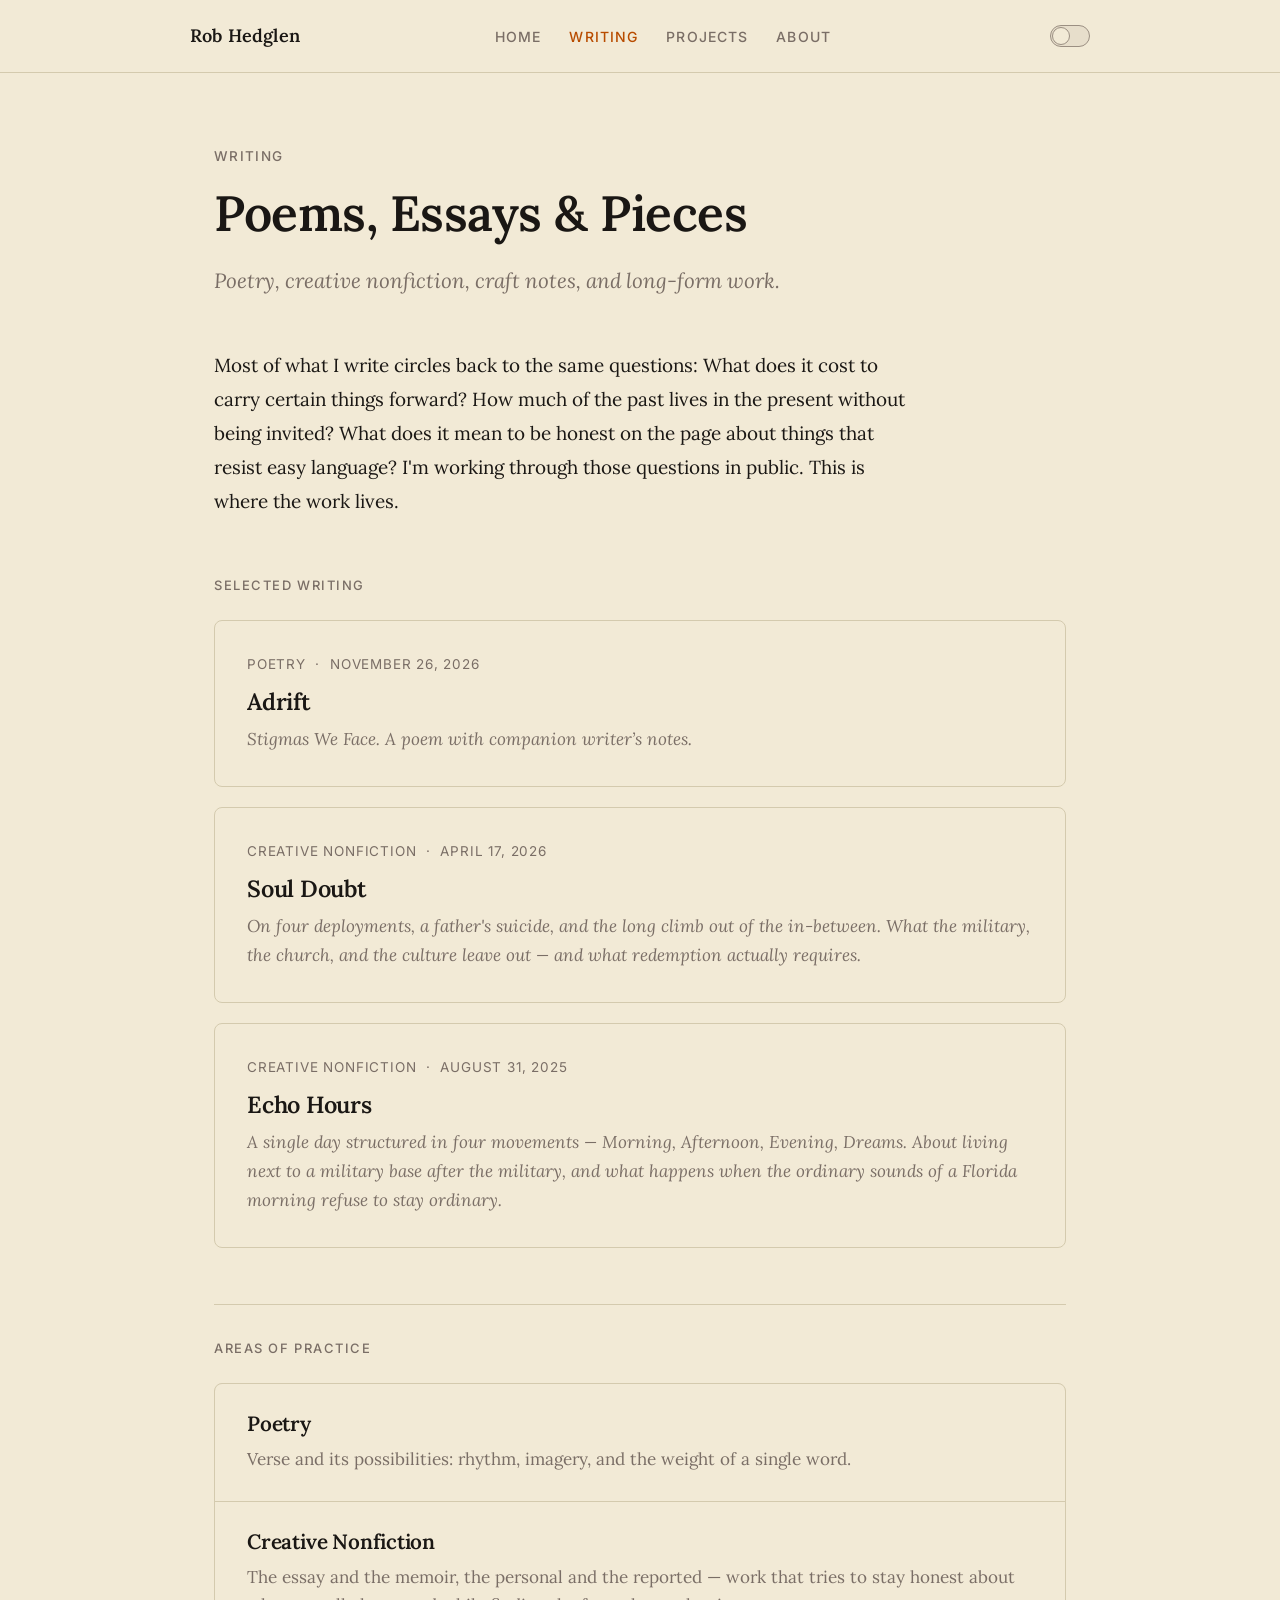
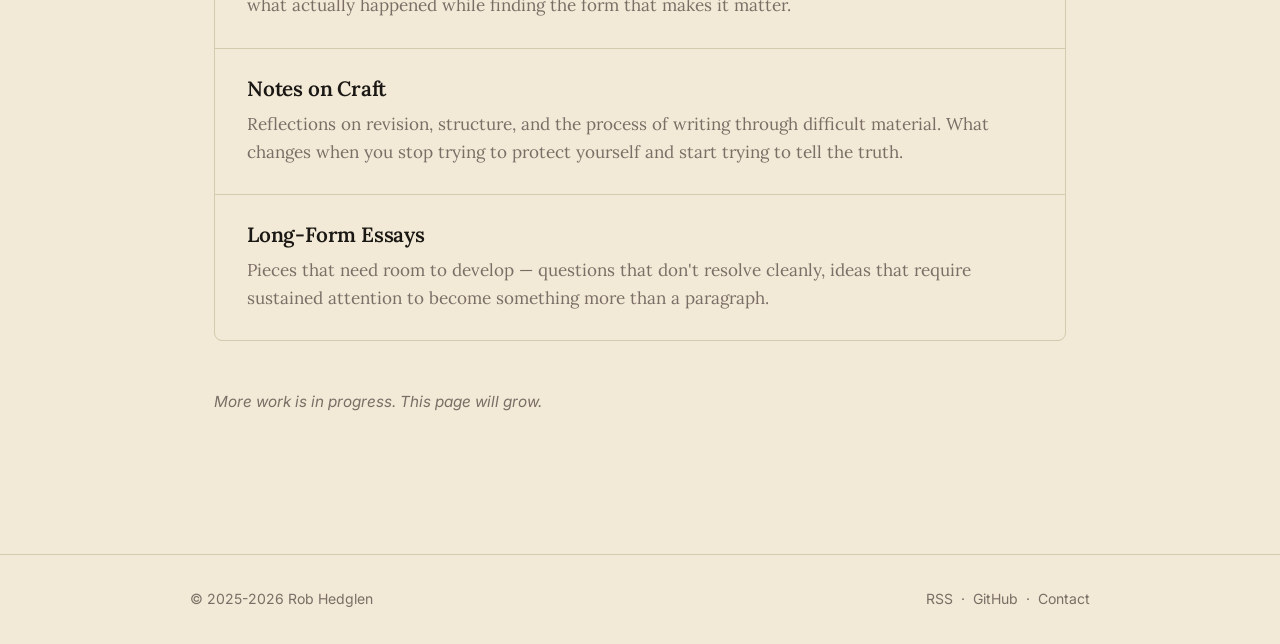
<file: writing.html>
<!DOCTYPE html>
<html lang="en">
<head>
  <meta charset="UTF-8">
  <meta name="viewport" content="width=device-width, initial-scale=1.0">
  <meta name="description" content="Writing by Rob Hedglen — creative nonfiction, essays, and long-form work.">
  <title>Writing — Rob Hedglen</title>
  <link rel="canonical" href="https://hedglen.org/writing.html">
  <meta name="theme-color" content="#b84c00">
  <meta name="color-scheme" content="light dark">
  <meta property="og:site_name" content="hedglen.org">
  <meta property="og:type" content="website">
  <meta property="og:title" content="Writing — Rob Hedglen">
  <meta property="og:description" content="Creative nonfiction, essays, craft notes, and long-form work by Rob Hedglen.">
  <meta property="og:url" content="https://hedglen.org/writing.html">
  <meta property="og:image" content="https://hedglen.org/images/social-card.png">
  <meta property="og:image:width" content="1200">
  <meta property="og:image:height" content="630">
  <meta name="twitter:card" content="summary_large_image">
  <meta name="twitter:title" content="Writing — Rob Hedglen">
  <meta name="twitter:description" content="Creative nonfiction, essays, craft notes, and long-form work by Rob Hedglen.">
  <meta name="twitter:image" content="https://hedglen.org/images/social-card.png">
  <script type="application/ld+json">
  {
    "@context": "https://schema.org",
    "@type": "CollectionPage",
    "@id": "https://hedglen.org/writing.html#writing",
    "name": "Writing — Rob Hedglen",
    "description": "Creative nonfiction, essays, craft notes, and long-form work by Rob Hedglen.",
    "url": "https://hedglen.org/writing.html",
    "inLanguage": "en",
    "isPartOf": {
      "@id": "https://hedglen.org/#website"
    },
    "author": {
      "@type": "Person",
      "@id": "https://hedglen.org/#rob-hedglen",
      "name": "Rob Hedglen",
      "alternateName": "Robert Hedglen",
      "url": "https://hedglen.org/",
      "image": {
        "@type": "ImageObject",
        "url": "https://hedglen.org/images/rob-hedglen.jpg",
        "contentUrl": "https://hedglen.org/images/rob-hedglen.jpg",
        "dateCreated": "2026-03",
        "caption": "Rob Hedglen, March 2026"
      }
    },
    "mainEntity": {
      "@type": "ItemList",
      "itemListElement": [
        {"@type":"ListItem","position":1,"url":"https://hedglen.org/adrift.html","item":{"@type":"CreativeWork","@id":"https://hedglen.org/adrift.html#poem","name":"Adrift"}},
        {
          "@type": "ListItem",
          "position": 2,
          "url": "https://hedglen.org/soul-doubt.html",
          "item": {
            "@type": "Article",
            "@id": "https://hedglen.org/soul-doubt.html#article",
            "headline": "Soul Doubt"
          }
        },
        {
          "@type": "ListItem",
          "position": 3,
          "url": "https://hedglen.org/echo-hours.html",
          "item": {
            "@type": "Article",
            "@id": "https://hedglen.org/echo-hours.html#article",
            "headline": "Echo Hours"
          }
        }
      ]
    }
  }
  </script>
  <link rel="preconnect" href="https://fonts.googleapis.com">
  <link rel="preconnect" href="https://fonts.gstatic.com" crossorigin>
  <link href="https://fonts.googleapis.com/css2?family=Lora:ital,wght@0,400;0,500;0,600;1,400;1,500&family=Inter:wght@400;500&display=swap" rel="stylesheet">
  <link rel="alternate" type="application/rss+xml" title="Rob Hedglen — Writing" href="https://hedglen.org/feed.xml">
  <link rel="stylesheet" href="css/style.css">
  <link rel="icon" type="image/png" sizes="96x96" href="/favicon-96x96.png">
  <link rel="icon" href="/favicon.ico" sizes="any">
  <link rel="shortcut icon" href="/favicon.ico">
  <link rel="icon" type="image/svg+xml" href="/favicon.svg">
  <link rel="icon" type="image/png" sizes="48x48" href="/favicon-48x48.png">
  <link rel="icon" type="image/png" sizes="32x32" href="/favicon-32x32.png">
  <link rel="icon" type="image/png" sizes="16x16" href="/favicon-16x16.png">
  <link rel="apple-touch-icon" sizes="180x180" href="/apple-touch-icon.png">
  <link rel="manifest" href="/site.webmanifest">
</head>
<body>

  <header class="site-header">
    <div class="site-header-inner">
      <a href="index.html" class="wordmark">Rob Hedglen</a>
      <nav>
        <ul class="site-nav">
          <li><a href="index.html">Home</a></li>
          <li><a href="writing.html" class="active" aria-current="page">Writing</a></li>
          <li><a href="projects.html">Projects</a></li>
          <li><a href="about.html">About</a></li>
        </ul>
      </nav>
      <button class="theme-toggle" id="theme-toggle" type="button" aria-label="Switch to dark mode" aria-pressed="false">
        <span class="toggle-track" aria-hidden="true">
          <span class="toggle-thumb"></span>
        </span>
      </button>
    </div>
  </header>

  <main class="page">

    <span class="page-kicker">Writing</span>
    <h1>Poems, Essays &amp; Pieces</h1>
    <span class="page-tagline">Poetry, creative nonfiction, craft notes, and long-form work.</span>

    <p class="page-intro">
      Most of what I write circles back to the same questions: What does it cost to carry certain
      things forward? How much of the past lives in the present without being invited? What does
      it mean to be honest on the page about things that resist easy language? I'm working through
      those questions in public. This is where the work lives.
    </p>

    <span class="section-label first-section">Selected Writing</span>

    <div class="writing-card">
      <span class="meta">Poetry &nbsp;·&nbsp; November 26, 2026</span>
      <h2><a href="adrift.html">Adrift</a></h2>
      <p>Stigmas We Face. A poem with companion writer&rsquo;s notes.</p>
    </div>

    <div class="writing-card">
      <span class="meta">Creative Nonfiction &nbsp;·&nbsp; April 17, 2026</span>
      <h2><a href="soul-doubt.html">Soul Doubt</a></h2>
      <p>
        On four deployments, a father's suicide, and the long climb out of the in-between.
        What the military, the church, and the culture leave out — and what redemption
        actually requires.
      </p>
    </div>

    <div class="writing-card">
      <span class="meta">Creative Nonfiction &nbsp;·&nbsp; August 31, 2025</span>
      <h2><a href="echo-hours.html">Echo Hours</a></h2>
      <p>
        A single day structured in four movements — Morning, Afternoon, Evening, Dreams.
        About living next to a military base after the military, and what happens when
        the ordinary sounds of a Florida morning refuse to stay ordinary.
      </p>
    </div>

    <span class="section-label">Areas of Practice</span>

    <div class="card-grid">
      <div class="card">
        <h2>Poetry</h2>
        <p>Verse and its possibilities: rhythm, imagery, and the weight of a single word.</p>
      </div>
      <div class="card">
        <h2>Creative Nonfiction</h2>
        <p>
          The essay and the memoir, the personal and the reported — work that tries to stay honest
          about what actually happened while finding the form that makes it matter.
        </p>
      </div>
      <div class="card">
        <h2>Notes on Craft</h2>
        <p>
          Reflections on revision, structure, and the process of writing through difficult material.
          What changes when you stop trying to protect yourself and start trying to tell the truth.
        </p>
      </div>
      <div class="card">
        <h2>Long-Form Essays</h2>
        <p>
          Pieces that need room to develop — questions that don't resolve cleanly, ideas that require
          sustained attention to become something more than a paragraph.
        </p>
      </div>
    </div>

    <p class="note">
      More work is in progress. This page will grow.
    </p>

  </main>

  <footer class="site-footer">
    <div class="site-footer-inner">
      <p>&copy; 2025-2026 Rob Hedglen</p>
      <p><a href="/feed.xml" type="application/rss+xml">RSS</a> &nbsp;&middot;&nbsp; <a href="https://github.com/hedglen" target="_blank" rel="noopener">GitHub</a> &nbsp;&middot;&nbsp; <a href="about.html#contact">Contact</a></p>
    </div>
  </footer>

  <script src="js/theme-toggle.js"></script>
</body>
</html>
</file>
<file: css/style.css>
/* ============================================================
   hedglen.org — Shared Stylesheet
   Warm Literary Design
   ============================================================ */

/* ── Reset & Base ─────────────────────────────────────────── */

*, *::before, *::after {
  box-sizing: border-box;
  margin: 0;
  padding: 0;
}

:root {
  --bg:       #f2ead6;
  --bg-alt:   #e7decb;
  --text:     #1a1714;
  --muted:    #7a6e66;
  --accent:   #b84c00;
  --border:   #d4caae;
  --toggle-track: #e7decb;
  --toggle-track-hover: #ddd2bb;
  --toggle-thumb: #f2ead6;
  --toggle-thumb-border: #9b8f82;
  --serif:    'Lora', Georgia, 'Times New Roman', serif;
  --sans:     'Inter', system-ui, -apple-system, sans-serif;
  --max:      700px;
  --max-wide: 900px;
  color-scheme: light;
}

[data-theme="dark"] {
  --bg:       #1a1714;
  --bg-alt:   #252220;
  --text:     #f8f4ee;
  --muted:    #b8aea6;
  --accent:   #ff7733;
  --border:   #3a3632;
  --toggle-track: #252220;
  --toggle-track-hover: #2f2b27;
  --toggle-thumb: #1a1714;
  --toggle-thumb-border: #b8aea6;
  color-scheme: dark;
}

html {
  font-size: 18px;
  scroll-behavior: smooth;
}

body {
  background: var(--bg);
  color: var(--text);
  font-family: var(--serif);
  line-height: 1.75;
  -webkit-font-smoothing: antialiased;
  transition: background-color 0.3s ease, color 0.3s ease;
}

/* ── Typography ───────────────────────────────────────────── */

h1, h2, h3 {
  font-family: var(--serif);
  font-weight: 600;
  line-height: 1.2;
  letter-spacing: -0.01em;
}

h1 { font-size: 2.75rem; margin-bottom: 0.4em; }
h2 { font-size: 1.35rem; margin-bottom: 0.35em; }
h3 { font-size: 1.05rem; margin-bottom: 0.25em; }

p {
  margin-bottom: 1.2em;
  max-width: var(--max);
}

a {
  color: var(--accent);
  text-decoration: none;
  transition: opacity 0.15s;
}

a:hover { opacity: 0.7; }

a:focus-visible,
button:focus-visible {
  outline: 2px solid var(--accent);
  outline-offset: 4px;
}

em { font-style: italic; }
strong { font-weight: 600; }

code {
  font-family: ui-monospace, SFMono-Regular, Consolas, 'Liberation Mono', monospace;
  font-size: 0.9em;
}

/* ── Navigation ───────────────────────────────────────────── */

.site-header {
  border-bottom: 1px solid var(--border);
  padding: 0 24px;
  background: var(--bg);
  position: sticky;
  top: 0;
  z-index: 10;
}

.site-header-inner {
  max-width: var(--max-wide);
  margin: 0 auto;
  display: flex;
  align-items: center;
  justify-content: space-between;
  padding: 20px 0;
}

.wordmark {
  font-family: var(--serif);
  font-size: 1rem;
  font-weight: 600;
  color: var(--text);
  text-decoration: none;
  letter-spacing: 0.01em;
}

.wordmark:hover { opacity: 0.6; color: var(--text); }

.site-nav {
  display: flex;
  gap: 28px;
  list-style: none;
}

.site-nav a {
  font-family: var(--sans);
  font-size: 0.78rem;
  font-weight: 500;
  letter-spacing: 0.08em;
  text-transform: uppercase;
  color: var(--muted);
  text-decoration: none;
  transition: color 0.15s;
}

.site-nav a:hover,
.site-nav a.active {
  color: var(--accent);
  opacity: 1;
}

/* ── Theme Toggle ─────────────────────────────────────── */

.theme-toggle {
  background: none;
  border: none;
  padding: 0;
  cursor: pointer;
  margin-left: 24px;
  border-radius: 12px;
}

.toggle-track {
  display: block;
  width: 40px;
  height: 22px;
  background: var(--toggle-track);
  border: 1px solid var(--toggle-thumb-border);
  border-radius: 11px;
  position: relative;
  transition: background 0.2s, border-color 0.2s;
}

.theme-toggle:hover .toggle-track {
  background: var(--toggle-track-hover);
}

.toggle-thumb {
  display: block;
  width: 18px;
  height: 18px;
  background: var(--toggle-thumb);
  border: 1px solid var(--toggle-thumb-border);
  border-radius: 50%;
  position: absolute;
  top: 1px;
  left: 1px;
  transition: transform 0.2s, background 0.2s, border-color 0.2s;
}

[data-theme="dark"] .toggle-thumb {
  transform: translateX(18px);
}

/* ── Page Layout ──────────────────────────────────────── */

.page {
  max-width: var(--max-wide);
  margin: 0 auto;
  padding: 72px 24px 120px;
}

.page-narrow {
  max-width: var(--max);
  margin: 0 auto;
  padding: 72px 24px 120px;
}

/* ── Page Header ──────────────────────────────────────────── */

.page-kicker {
  font-family: var(--sans);
  font-size: 0.75rem;
  font-weight: 500;
  letter-spacing: 0.1em;
  text-transform: uppercase;
  color: var(--muted);
  margin-bottom: 16px;
  display: block;
}

.page-tagline {
  font-family: var(--serif);
  font-size: 1.15rem;
  font-style: italic;
  color: var(--muted);
  margin-bottom: 48px;
  display: block;
}

.page-intro {
  font-size: 1.05rem;
  line-height: 1.8;
  margin-bottom: 56px;
  max-width: var(--max);
}

/* ── Section Headings ─────────────────────────────────────── */

.section-label {
  font-family: var(--sans);
  font-size: 0.72rem;
  font-weight: 500;
  letter-spacing: 0.12em;
  text-transform: uppercase;
  color: var(--muted);
  margin-bottom: 24px;
  display: block;
  border-top: 1px solid var(--border);
  padding-top: 32px;
  margin-top: 56px;
}

.section-label.first-section {
  border-top: none;
  margin-top: 0;
  padding-top: 0;
}

/* ── Cards ────────────────────────────────────────────────── */

.card-grid {
  display: grid;
  grid-template-columns: 1fr;
  gap: 1px;
  background: var(--border);
  border: 1px solid var(--border);
  border-radius: 8px;
  overflow: hidden;
  margin-bottom: 48px;
}

.card {
  background: var(--bg);
  padding: 28px 32px;
  transition: background 0.15s;
}

.card:hover {
  background: var(--bg-alt);
}

.card h2 {
  font-size: 1.15rem;
  margin-bottom: 8px;
}

.card p {
  font-size: 0.95rem;
  color: var(--muted);
  margin-bottom: 0;
  max-width: 100%;
  line-height: 1.65;
}

.card-link {
  display: inline-block;
  margin-top: 14px;
  font-family: var(--sans);
  font-size: 0.8rem;
  font-weight: 500;
  letter-spacing: 0.05em;
  color: var(--accent);
}

/* Writing card variant — more editorial */
.writing-card {
  background: var(--bg);
  padding: 32px;
  border: 1px solid var(--border);
  border-radius: 8px;
  margin-bottom: 20px;
  transition: background 0.15s;
}

.writing-card:hover { background: var(--bg-alt); }

.writing-card .meta {
  font-family: var(--sans);
  font-size: 0.75rem;
  letter-spacing: 0.06em;
  text-transform: uppercase;
  color: var(--muted);
  margin-bottom: 10px;
  display: block;
}

.writing-card h2 {
  font-size: 1.3rem;
  margin-bottom: 10px;
}

.writing-card h2 a {
  color: var(--text);
}

.writing-card h2 a:hover { opacity: 0.6; color: var(--text); }

.writing-card p {
  font-style: italic;
  color: var(--muted);
  font-size: 0.95rem;
  line-height: 1.7;
  margin-bottom: 0;
  max-width: 100%;
}

/* ── Hero (Home page) ─────────────────────────────────────── */

.hero {
  padding: 80px 0 64px;
  border-bottom: 1px solid var(--border);
  margin-bottom: 64px;
}

.hero h1 {
  font-size: 3.2rem;
  letter-spacing: -0.02em;
  margin-bottom: 12px;
}

.hero .hero-sub {
  font-family: var(--serif);
  font-style: italic;
  font-size: 1.2rem;
  color: var(--muted);
  margin-bottom: 32px;
}

.hero p {
  font-size: 1.05rem;
  line-height: 1.85;
  max-width: 620px;
}

/* ── Featured Piece ───────────────────────────────────────── */

.featured {
  background: var(--bg-alt);
  border: 1px solid var(--border);
  border-radius: 8px;
  padding: 36px 40px;
  margin-bottom: 48px;
}

.featured .featured-label {
  font-family: var(--sans);
  font-size: 0.72rem;
  font-weight: 500;
  letter-spacing: 0.1em;
  text-transform: uppercase;
  color: var(--accent);
  margin-bottom: 14px;
  display: block;
}

.featured h2 {
  font-size: 1.6rem;
  margin-bottom: 12px;
}

.featured h2 a { color: var(--text); }
.featured h2 a:hover { opacity: 0.65; color: var(--text); }

.featured p {
  font-style: italic;
  color: var(--muted);
  font-size: 1rem;
  line-height: 1.7;
  max-width: 560px;
  margin-bottom: 20px;
}

.featured .read-link {
  font-family: var(--sans);
  font-size: 0.82rem;
  font-weight: 500;
  letter-spacing: 0.04em;
  color: var(--accent);
}

/* ── Reading Page (Essay/Piece) ───────────────────────────── */

.essay-header {
  padding: 64px 0 48px;
  border-bottom: 1px solid var(--border);
  margin-bottom: 64px;
}

.essay-header h1 {
  font-size: 3rem;
  letter-spacing: -0.02em;
  margin-bottom: 16px;
}

.essay-header .essay-meta {
  font-family: var(--sans);
  font-size: 0.82rem;
  color: var(--muted);
  letter-spacing: 0.04em;
}

.content-note {
  background: var(--bg-alt);
  border-left: 3px solid var(--accent);
  color: var(--muted);
  font-family: var(--sans);
  font-size: 0.88rem;
  line-height: 1.65;
  margin-bottom: 56px;
  padding: 18px 22px;
}

.content-note p {
  margin: 0;
  max-width: 100%;
}

.essay-body {
  font-size: 1.08rem;
  line-height: 1.85;
}

.essay-body p {
  margin-bottom: 1.4em;
  max-width: 100%;
  text-indent: 2em;
}

.essay-body p:first-of-type,
.essay-body p.no-indent {
  text-indent: 0;
}

.essay-section {
  margin-top: 72px;
  margin-bottom: 40px;
}

.essay-section-title {
  font-family: var(--sans);
  font-size: 0.72rem;
  font-weight: 500;
  letter-spacing: 0.2em;
  text-transform: uppercase;
  color: var(--muted);
  text-align: center;
  margin-bottom: 48px;
  position: relative;
}

.essay-section-title::before,
.essay-section-title::after {
  content: '—';
  margin: 0 16px;
  color: var(--border);
}

.essay-footer {
  margin-top: 72px;
  padding-top: 40px;
  border-top: 1px solid var(--border);
}

.essay-footer p {
  font-family: var(--sans);
  font-size: 0.85rem;
  color: var(--muted);
  text-indent: 0;
  max-width: 100%;
  margin-bottom: 4px;
}

.essay-back-link {
  margin-top: 16px;
}

/* ── About page ───────────────────────────────────────────── */

.about-body::after {
  clear: both;
  content: '';
  display: block;
}

.about-portrait {
  float: right;
  margin: 6px 0 28px 36px;
  width: min(42%, 280px);
}

.about-portrait img {
  aspect-ratio: 4 / 5;
  background: var(--bg-alt);
  border: 1px solid var(--border);
  border-radius: 8px;
  display: block;
  height: auto;
  object-fit: cover;
  width: 100%;
}

.about-body p {
  font-size: 1.05rem;
  line-height: 1.85;
  margin-bottom: 1.4em;
  max-width: 640px;
}

.military-credentials {
  margin-bottom: 48px;
}

.military-credentials .section-label {
  margin-top: 52px;
}

.credentials-intro {
  color: var(--muted);
  font-style: italic;
}

.credential-grid {
  background: var(--border);
  border: 1px solid var(--border);
  border-radius: 8px;
  display: grid;
  gap: 1px;
  margin-top: 20px;
  overflow: hidden;
}

.credential-card {
  background: var(--bg);
  padding: 26px 30px;
}

.credential-card h2 {
  font-size: 1.05rem;
  margin-bottom: 14px;
}

.credential-card ul {
  display: grid;
  gap: 10px;
  list-style: none;
}

.credential-card li {
  color: var(--muted);
  font-size: 0.94rem;
  line-height: 1.55;
}

.credential-card strong {
  color: var(--text);
}

.contact-section {
  scroll-margin-top: 120px;
}

/* ── Projects portfolio page ─────────────────────────────── */

.portfolio-page {
  max-width: 980px;
}

.portfolio-hero {
  border-bottom: 1px solid var(--border);
  display: grid;
  gap: 40px;
  grid-template-columns: minmax(0, 1.45fr) minmax(260px, 0.7fr);
  margin-bottom: 48px;
  padding-bottom: 48px;
}

.portfolio-hero h1 {
  font-size: 3.05rem;
  margin-bottom: 16px;
}

.portfolio-hero .page-tagline {
  margin-bottom: 28px;
  max-width: 620px;
}

.portfolio-hero .page-intro {
  margin-bottom: 0;
  max-width: 650px;
}

.portfolio-summary {
  align-self: end;
  border-left: 1px solid var(--border);
  display: grid;
  gap: 18px;
  padding-left: 28px;
}

.summary-item {
  display: grid;
  gap: 2px;
}

.summary-value {
  color: var(--text);
  font-family: var(--serif);
  font-size: 1.6rem;
  font-weight: 600;
  line-height: 1.1;
}

.summary-label {
  color: var(--muted);
  font-family: var(--sans);
  font-size: 0.7rem;
  font-weight: 500;
  letter-spacing: 0.1em;
  text-transform: uppercase;
}

.best-work {
  margin-bottom: 64px;
}

.best-work-heading {
  margin-bottom: 24px;
}

.best-work-heading h2 {
  font-family: var(--sans);
  font-size: 0.76rem;
  letter-spacing: 0.12em;
  margin-bottom: 8px;
  text-transform: uppercase;
}

.best-work-heading p {
  color: var(--muted);
  font-size: 0.92rem;
  line-height: 1.6;
  margin-bottom: 0;
  max-width: 620px;
}

.best-work-grid {
  background: var(--border);
  border: 1px solid var(--border);
  border-radius: 8px;
  display: grid;
  gap: 1px;
  grid-template-columns: repeat(2, minmax(0, 1fr));
  overflow: hidden;
}

.best-work-card {
  background: var(--bg);
  display: grid;
  grid-template-rows: auto 1fr auto;
  min-height: 420px;
  padding: 34px 38px;
  transition: background 0.15s;
}

.best-work-card:hover {
  background: var(--bg-alt);
}

.best-work-label,
.project-eyebrow,
.project-facts dt {
  color: var(--accent);
  font-family: var(--sans);
  font-size: 0.68rem;
  font-weight: 500;
  letter-spacing: 0.12em;
  text-transform: uppercase;
}

.best-work-card h3 {
  font-size: 1.85rem;
  margin: 10px 0 14px;
}

.best-work-card p {
  color: var(--muted);
  font-size: 0.98rem;
  line-height: 1.7;
  margin-bottom: 0;
  max-width: 100%;
}

.best-work-actions {
  display: flex;
  flex-wrap: wrap;
  gap: 18px;
  margin-top: 22px;
}

.portfolio-link {
  color: var(--accent);
  font-family: var(--sans);
  font-size: 0.78rem;
  font-weight: 500;
  letter-spacing: 0.05em;
  text-transform: uppercase;
}

.best-work-facts {
  border-top: 1px solid var(--border);
  display: grid;
  gap: 14px;
  margin: 28px 0 0;
  padding-top: 18px;
}

.best-work-facts div {
  display: grid;
  gap: 3px;
}

.best-work-facts dt {
  color: var(--text);
  font-family: var(--sans);
  font-size: 0.68rem;
  font-weight: 500;
  letter-spacing: 0.1em;
  text-transform: uppercase;
}

.best-work-facts dd {
  color: var(--muted);
  font-size: 0.92rem;
  line-height: 1.55;
  margin: 0;
}

.portfolio-section {
  border-top: 1px solid var(--border);
  display: grid;
  gap: 24px;
  grid-template-columns: 190px minmax(0, 1fr);
  padding: 44px 0;
}

.portfolio-section-heading {
  align-self: start;
  position: sticky;
  top: 96px;
}

.portfolio-section-heading h2 {
  font-family: var(--sans);
  font-size: 0.76rem;
  letter-spacing: 0.12em;
  margin-bottom: 10px;
  text-transform: uppercase;
}

.portfolio-section-heading p {
  color: var(--muted);
  font-size: 0.86rem;
  line-height: 1.55;
  margin-bottom: 0;
}

.project-list {
  border: 1px solid var(--border);
  border-radius: 8px;
  overflow: hidden;
}

.project-row {
  background: var(--bg);
  display: grid;
  gap: 24px;
  grid-template-columns: minmax(0, 1fr) minmax(210px, 0.45fr);
  padding: 28px 30px;
  transition: background 0.15s;
}

.project-row + .project-row {
  border-top: 1px solid var(--border);
}

.project-row:hover {
  background: var(--bg-alt);
}

.project-row h3 {
  font-size: 1.24rem;
  margin: 6px 0 10px;
}

.project-row p {
  color: var(--muted);
  font-size: 0.94rem;
  line-height: 1.65;
  margin-bottom: 0;
  max-width: 610px;
}

.project-meta {
  display: flex;
  flex-wrap: wrap;
  gap: 8px 12px;
  list-style: none;
  margin-top: 16px;
}

.project-meta li {
  color: var(--muted);
  font-family: var(--sans);
  font-size: 0.72rem;
  letter-spacing: 0.06em;
  text-transform: uppercase;
}

.project-meta li::before {
  color: var(--border);
  content: "/";
  margin-right: 12px;
}

.project-meta li:first-child::before {
  content: "";
  margin-right: 0;
}

.project-facts {
  display: grid;
  gap: 14px;
  margin: 0;
}

.project-facts div {
  display: grid;
  gap: 3px;
}

.project-facts dd {
  color: var(--muted);
  font-size: 0.88rem;
  line-height: 1.45;
  margin: 0;
}

.project-status {
  color: var(--text);
}

.project-action-row {
  margin-top: 18px;
}

/* ── Footer ───────────────────────────────────────────────── */

.site-footer {
  border-top: 1px solid var(--border);
  padding: 32px 24px;
  margin-top: auto;
}

.site-footer-inner {
  max-width: var(--max-wide);
  margin: 0 auto;
  display: flex;
  align-items: center;
  justify-content: space-between;
}

.site-footer p {
  font-family: var(--sans);
  font-size: 0.78rem;
  color: var(--muted);
  margin: 0;
  max-width: none;
}

.site-footer a {
  color: var(--muted);
}

.site-footer a:hover { color: var(--accent); opacity: 1; }

/* ── Utility ──────────────────────────────────────────────── */

.divider {
  border: none;
  border-top: 1px solid var(--border);
  margin: 48px 0;
}

.note {
  font-family: var(--sans);
  font-size: 0.85rem;
  color: var(--muted);
  font-style: italic;
  margin-top: 48px;
}

/* ── Responsive ───────────────────────────────────────────── */

@media (max-width: 820px) {
  .portfolio-hero,
  .best-work-grid,
  .portfolio-section,
  .project-row {
    grid-template-columns: 1fr;
  }

  .portfolio-summary {
    border-left: 0;
    border-top: 1px solid var(--border);
    padding-left: 0;
    padding-top: 24px;
  }

  .portfolio-section-heading {
    position: static;
  }
}

@media (max-width: 640px) {
  html { font-size: 17px; }

  h1 { font-size: 2.1rem; }
  .hero h1 { font-size: 2.4rem; }
  .essay-header h1 { font-size: 2.2rem; }
  .portfolio-hero h1 { font-size: 2.25rem; }

  .site-header-inner { 
    flex-direction: row; 
    flex-wrap: wrap;
    gap: 16px; 
  }
  
  .site-nav { 
    gap: 20px; 
    flex-wrap: wrap; 
    order: 3;
    width: 100%;
  }
  
  .theme-toggle {
    margin-left: auto;
  }

  .page, .page-narrow { padding: 48px 20px 80px; }
  .featured { padding: 28px 24px; }
  .card { padding: 24px 20px; }
  .credential-card { padding: 24px 20px; }
  .best-work-card,
  .project-row { padding: 26px 22px; }
  .best-work-card { min-height: auto; }
  .portfolio-section { padding: 36px 0; }
  .essay-header { padding: 48px 0 36px; }
  .about-portrait {
    float: none;
    margin: 0 0 32px;
    width: min(100%, 320px);
  }

  .site-footer-inner { flex-direction: column; gap: 8px; }
}

/* ── Print ────────────────────────────────────────────────── */

@media print {
  @page {
    margin: 0.75in;
  }

  :root,
  [data-theme="dark"] {
    --bg: #ffffff;
    --bg-alt: #ffffff;
    --text: #000000;
    --muted: #444444;
    --accent: #000000;
    --border: #cccccc;
    color-scheme: light;
  }

  * {
    box-shadow: none !important;
    text-shadow: none !important;
  }

  html {
    font-size: 12pt;
    scroll-behavior: auto;
  }

  body {
    background: #ffffff !important;
    color: #000000 !important;
    line-height: 1.5;
    transition: none;
  }

  .site-header,
  .site-footer,
  .theme-toggle,
  .content-note,
  .essay-footer,
  .about-portrait {
    display: none !important;
  }

  .page,
  .page-narrow {
    margin: 0;
    max-width: none;
    padding: 0;
  }

  .essay-header {
    border-bottom: 1px solid #cccccc;
    margin-bottom: 0.35in;
    padding: 0 0 0.22in;
  }

  .essay-header .page-kicker {
    display: none;
  }

  .essay-header h1 {
    font-size: 28pt;
    letter-spacing: 0;
    margin-bottom: 0.12in;
  }

  .essay-header .essay-meta,
  .page-kicker,
  .page-tagline,
  .section-label,
  .essay-section-title,
  .note {
    color: #444444 !important;
  }

  .essay-body {
    font-size: 12pt;
    line-height: 1.55;
  }

  .essay-body p {
    margin-bottom: 0.12in;
    max-width: none;
    orphans: 3;
    text-indent: 0.22in;
    widows: 3;
  }

  .essay-body p:first-of-type,
  .essay-body p.no-indent {
    text-indent: 0;
  }

  .essay-section {
    break-inside: auto;
    margin: 0.45in 0 0;
  }

  .essay-section:first-child {
    margin-top: 0;
  }

  .essay-section-title {
    break-after: avoid;
    font-size: 9pt;
    letter-spacing: 0.12em;
    margin-bottom: 0.22in;
    page-break-after: avoid;
  }

  .essay-section-title::before,
  .essay-section-title::after {
    content: '';
    margin: 0;
  }

  a {
    color: #000000 !important;
    text-decoration: none;
  }

  .card-grid,
  .card,
  .featured,
  .writing-card {
    background: #ffffff;
    border: 1px solid #cccccc;
    break-inside: avoid;
    page-break-inside: avoid;
  }
}
</file>
